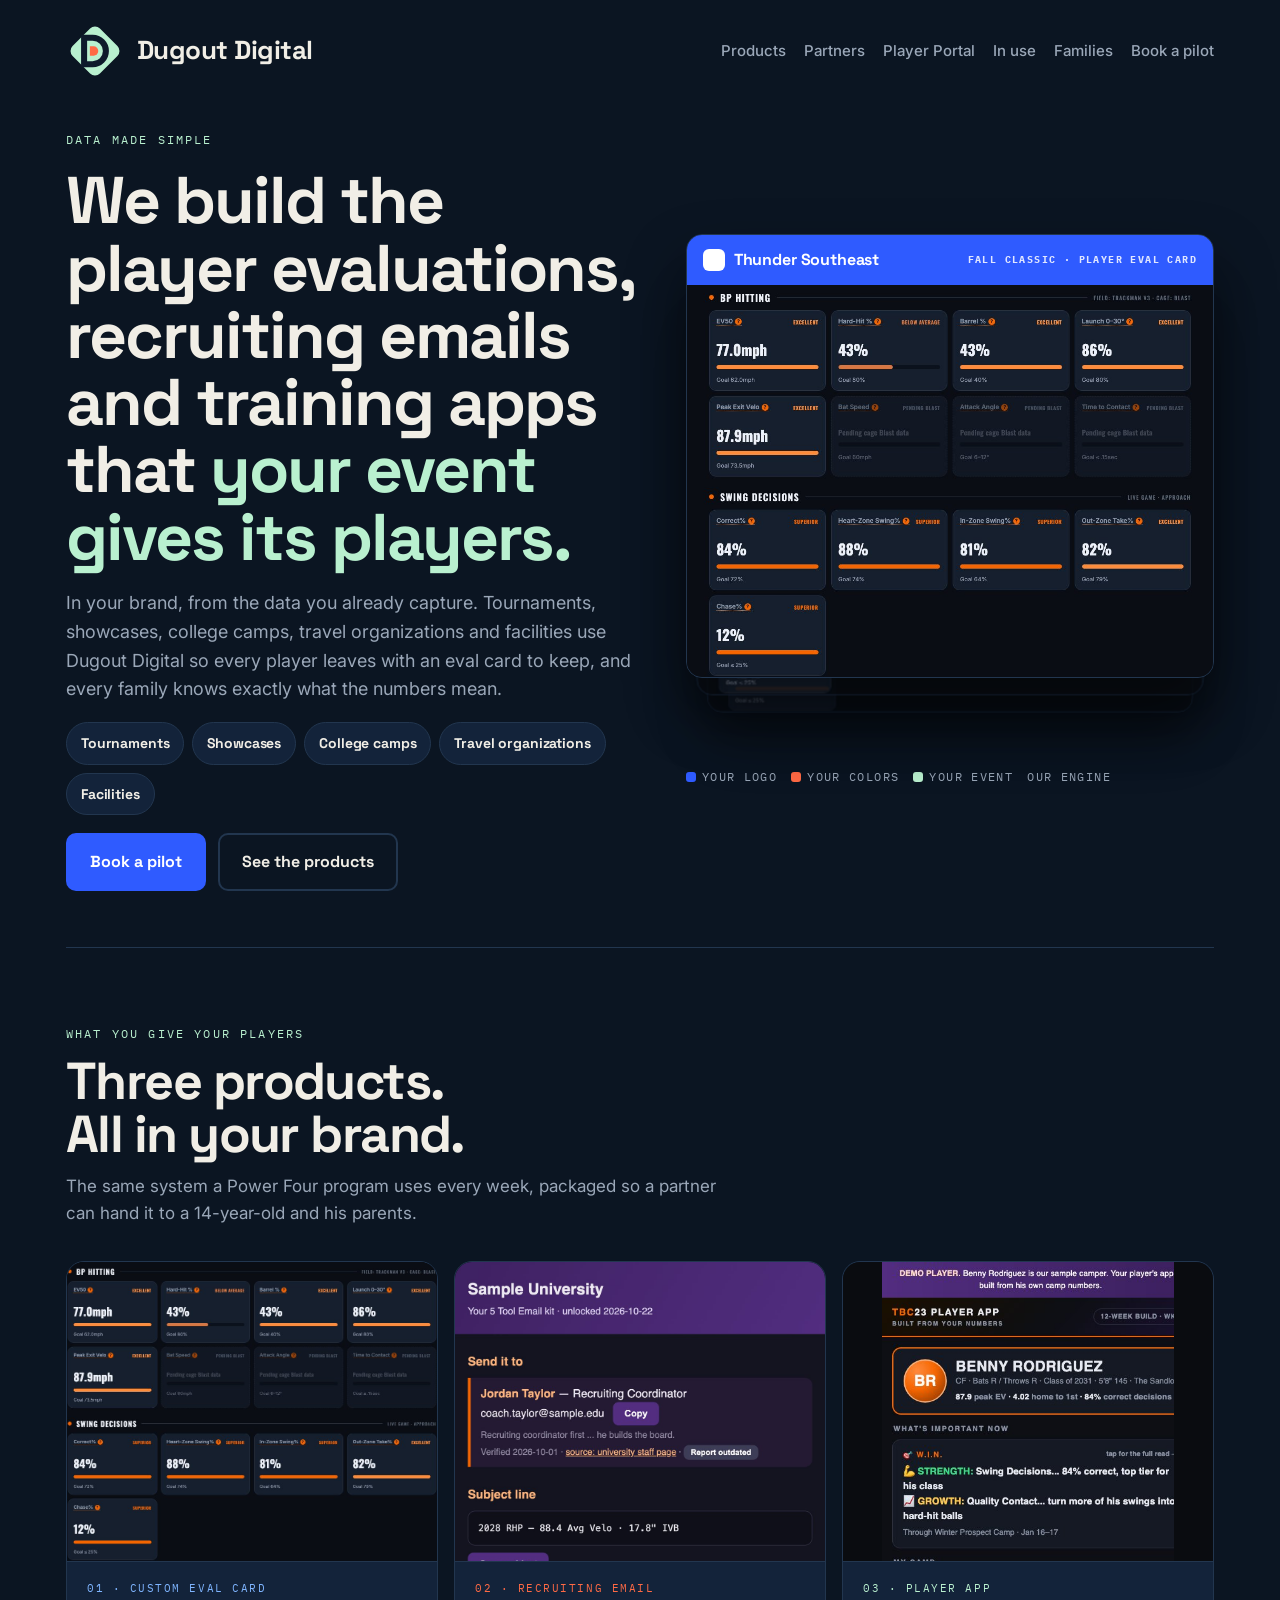
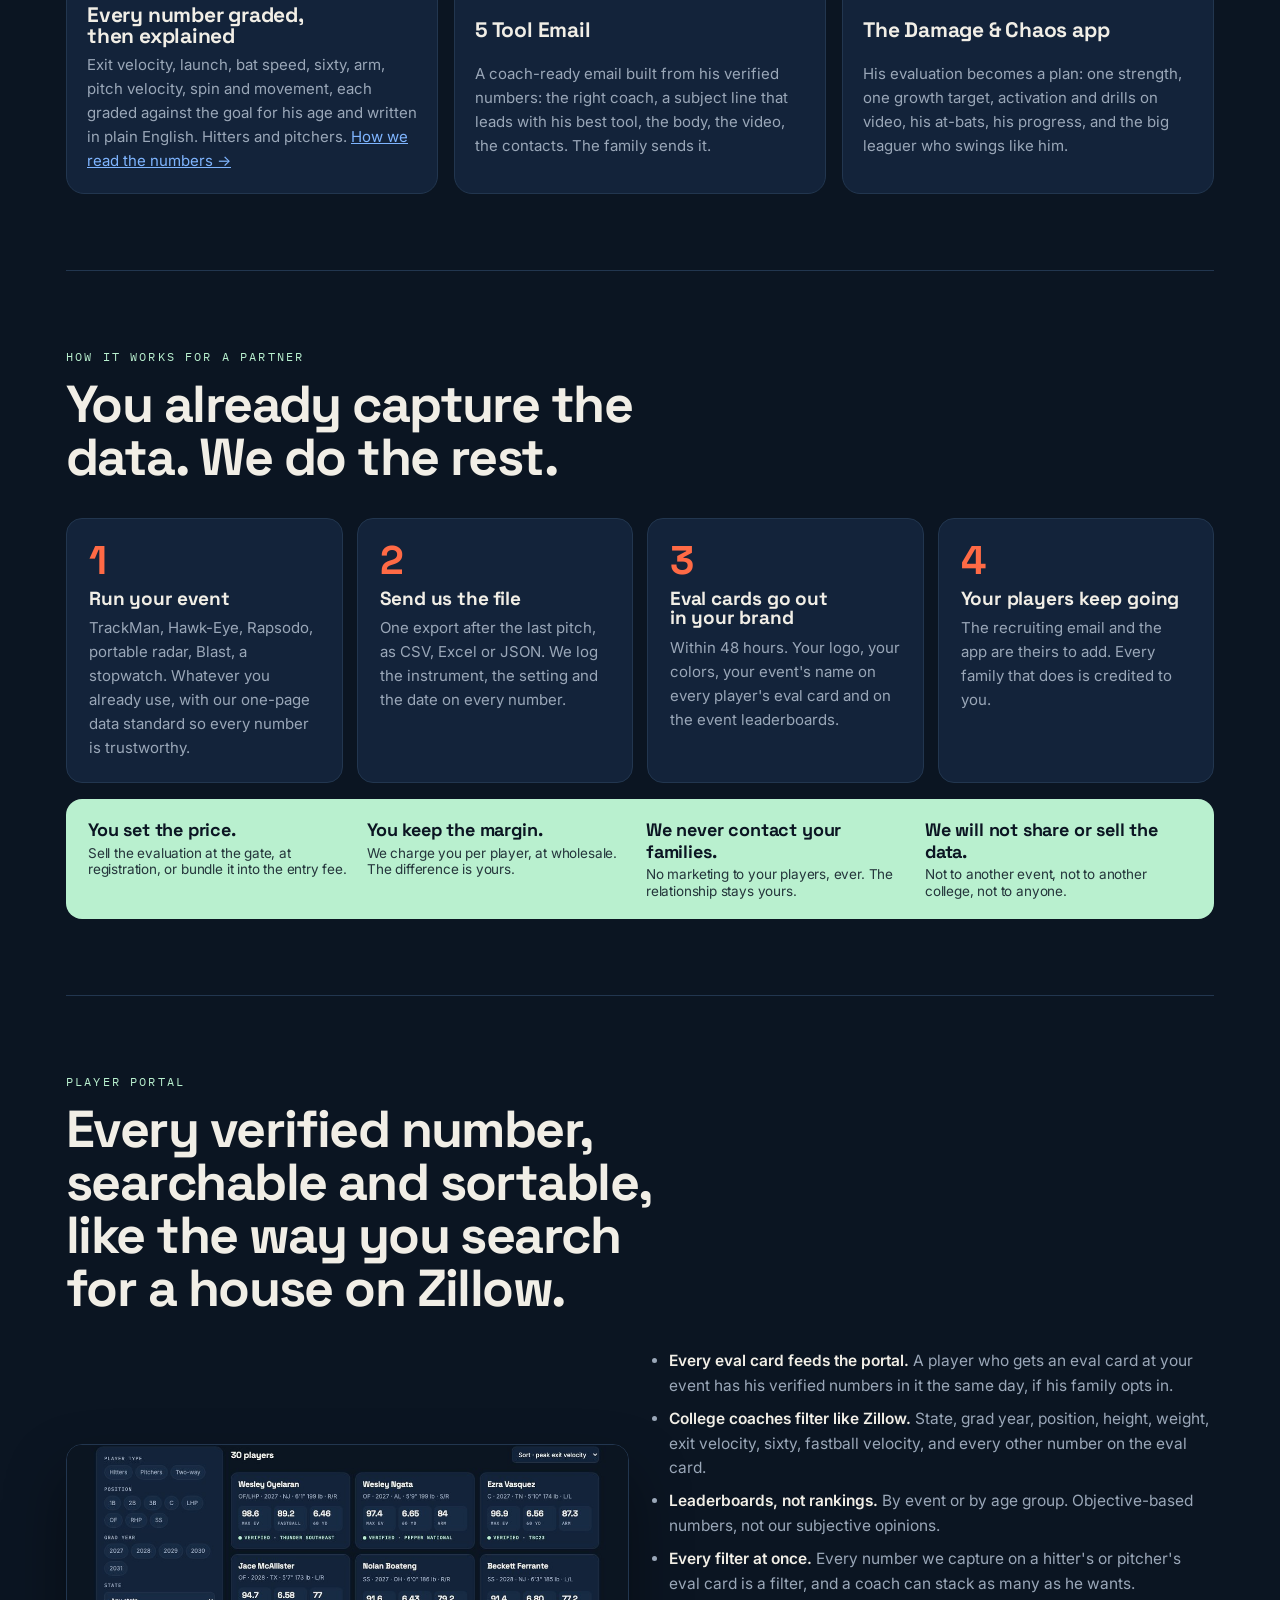
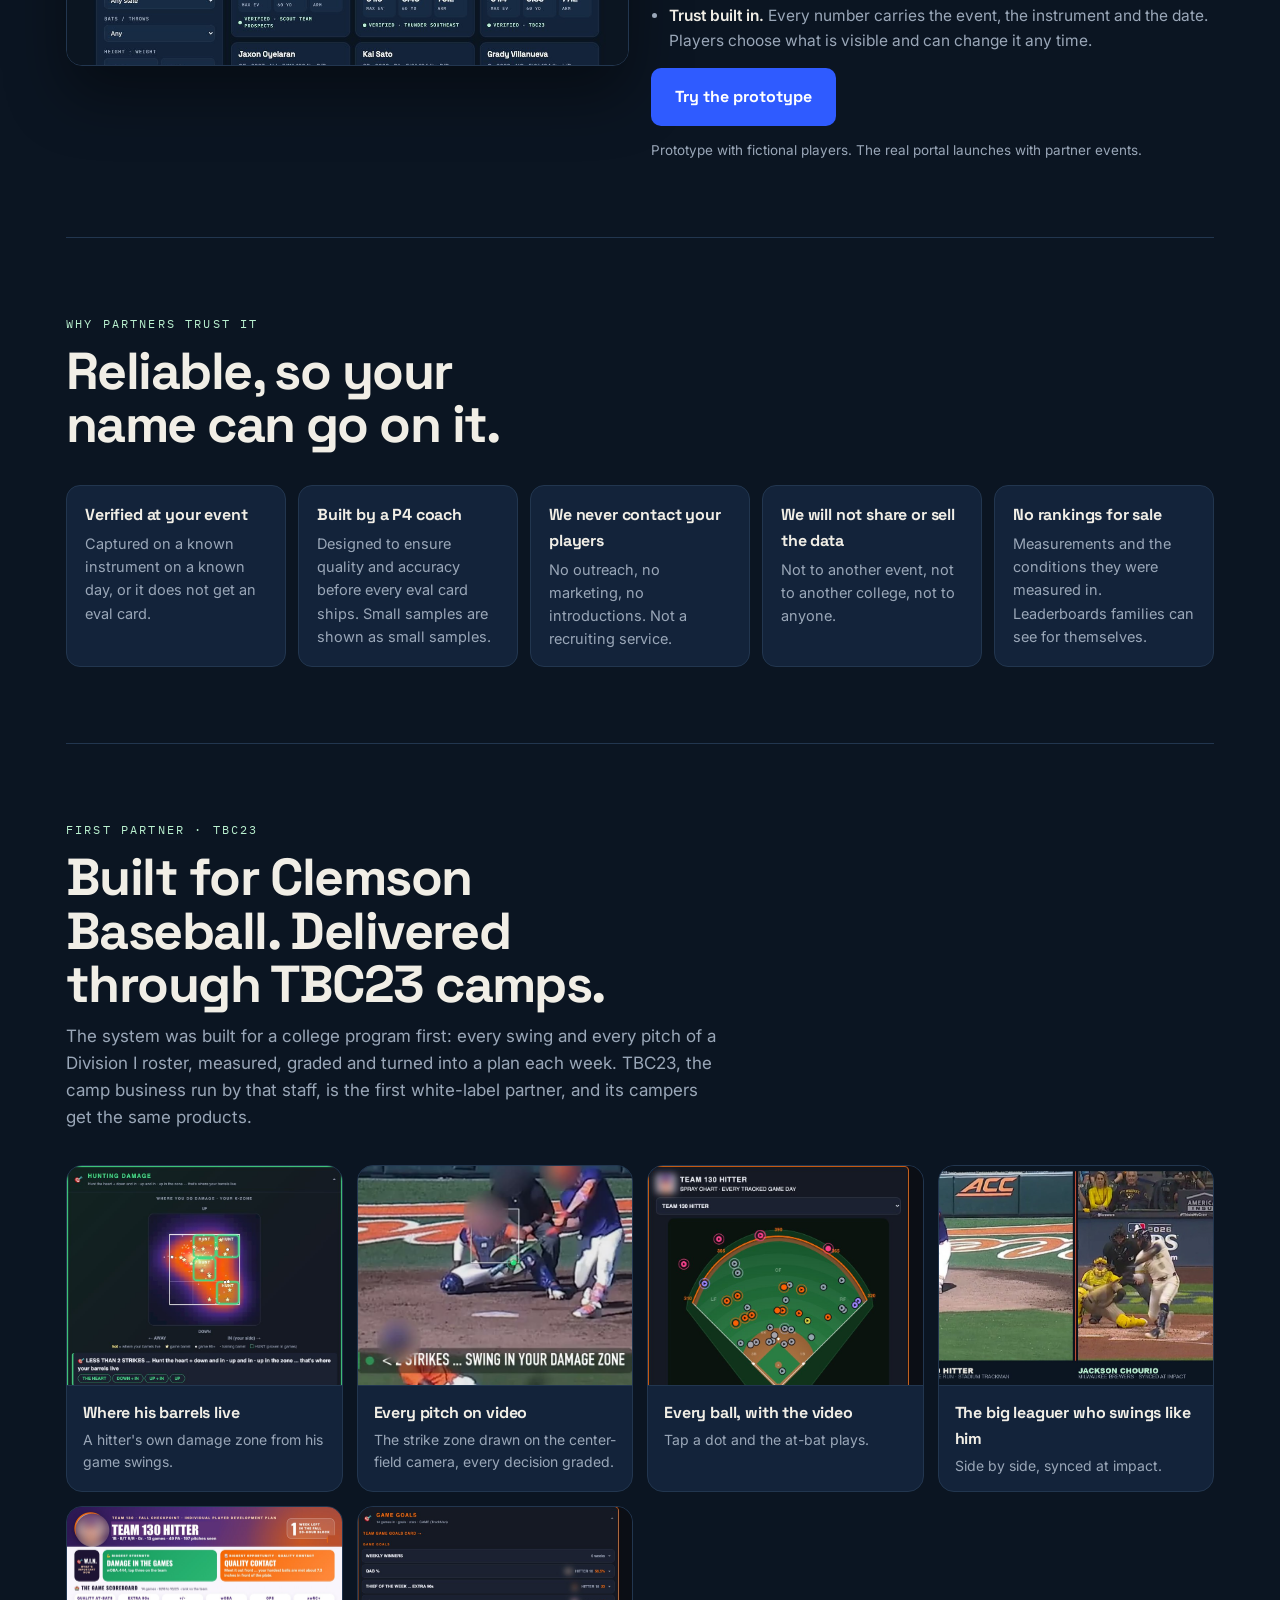
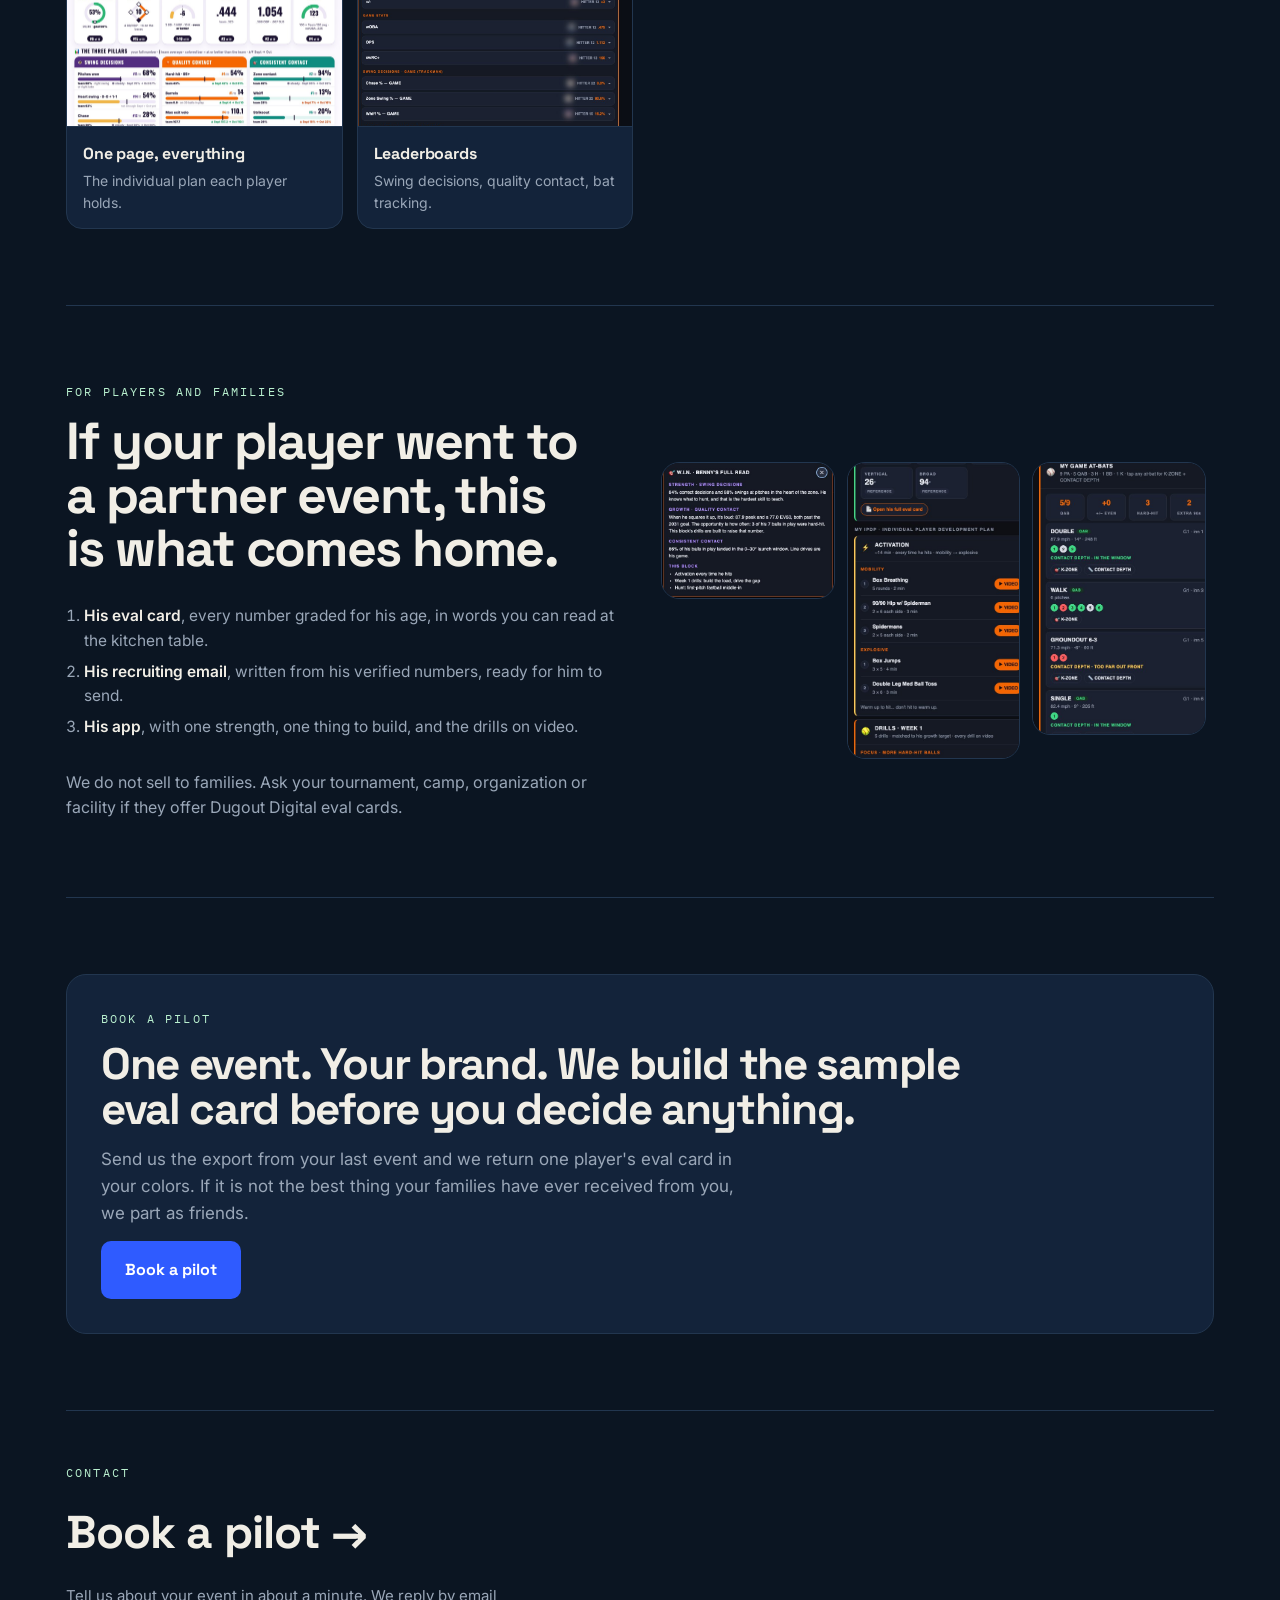
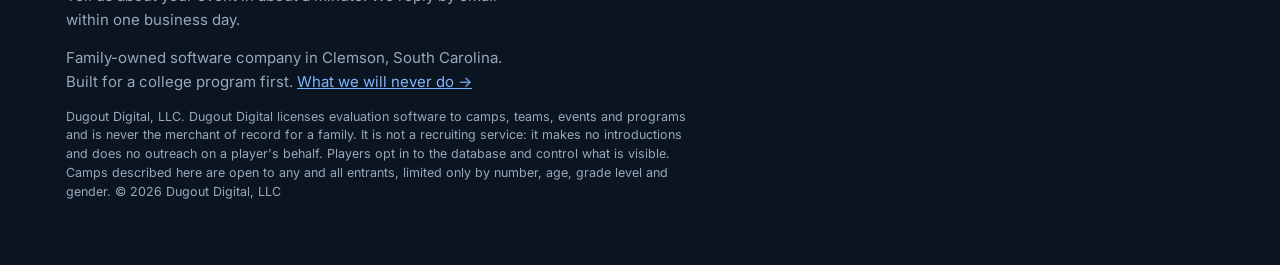
<file: index.html>
<!doctype html>
<html lang="en">
<head>
<meta charset="utf-8">
<meta name="viewport" content="width=device-width, initial-scale=1, viewport-fit=cover">
<title>Dugout Digital</title>
<meta name="description" content="Dugout Digital builds the player evaluations, recruiting emails and training apps that tournaments, showcases, college camps, travel organizations and facilities give their players. White label, in your brand. Data made simple.">
<link rel="icon" type="image/svg+xml" href="data:image/svg+xml,%3Csvg xmlns='http://www.w3.org/2000/svg' viewBox='0 0 150 150'%3E%3Crect width='150' height='150' rx='34' fill='%230E1A2B'/%3E%3Crect x='25' y='25' width='100' height='100' rx='18' transform='rotate(45 75 75)' fill='%23B9F0CF'/%3E%3Cg transform='translate(39,33) scale(0.6)'%3E%3Cpath fill-rule='evenodd' d='M0 0H50A70 70 0 0 1 50 140H0ZM26 26H50A44 44 0 0 1 50 114H26Z' fill='%230E1A2B'/%3E%3Cpath d='M38 50H54A20 20 0 0 1 54 90H38Z' fill='%23FF6A45'/%3E%3C/g%3E%3C/svg%3E">
<link rel="preconnect" href="https://fonts.googleapis.com">
<link rel="stylesheet" href="https://fonts.googleapis.com/css2?family=Space+Grotesk:wght@500;700&family=Inter:wght@400;500;600&family=IBM+Plex+Mono:wght@500&display=swap">
<link rel="stylesheet" href="inquiry.css">
<style>
:root{
  --bg:#0B1522; --bg2:#0E1A2B; --panel:#13233A; --panel2:#182B45; --line:#22364F; --ink:#F1EEE6; --muted:#9AA7B8;
  --electric:#2F5BFF; --sky:#7FB5FF; --mint:#B9F0CF; --coral:#FF6A45; --slate:#5B6470;
  --display:"Space Grotesk","Helvetica Neue",Arial,sans-serif; --body:"Inter","Segoe UI",system-ui,sans-serif; --mono:"IBM Plex Mono",ui-monospace,Menlo,monospace;
  color-scheme:dark;
}
:root:not([data-theme="light"]){}
:root[data-theme="dark"]{}
*{box-sizing:border-box}
html,body{margin:0}
html{scroll-behavior:smooth}
body{background:var(--bg);color:var(--ink);font-family:var(--body);font-size:17px;line-height:1.6;overflow-x:hidden}
a{color:var(--sky)}
.wrap{max-width:1180px;margin:0 auto;padding-inline:16px}
nav{display:flex;justify-content:space-between;align-items:center;padding-block:22px;gap:16px}
.mark{display:flex;align-items:center;gap:13px;text-decoration:none;color:var(--ink);font-family:var(--display);font-weight:700;font-size:26px;letter-spacing:-.02em;white-space:nowrap}
.mark svg{width:58px;height:58px;flex:none}
nav .links{display:flex;gap:18px;font-size:15px;font-weight:500;flex-wrap:wrap;justify-content:flex-end;row-gap:6px}
nav .links a{text-decoration:none;color:var(--muted);white-space:nowrap}
nav .links a:hover{color:var(--ink)}
@media (max-width:700px){nav .links a:not(:last-child):not(:first-child){display:none}}
h1,h2,h3{font-family:var(--display);line-height:1.02;margin:0;letter-spacing:-.03em;text-wrap:balance}
h1{font-size:clamp(46px,8vw,100px);font-weight:700}
h2{font-size:clamp(30px,4.4vw,52px);font-weight:700}
h3{font-size:20px;font-weight:700;letter-spacing:-.01em}
p{margin:0}
.eyebrow{font-family:var(--mono);text-transform:uppercase;letter-spacing:.18em;font-size:12px;color:var(--mint)}
.btn{font-family:var(--display);font-weight:700;font-size:16px;padding:14px 22px;border-radius:10px;text-decoration:none;display:inline-block;transition:transform .15s,background .15s;border:2px solid transparent}
.btn:hover{transform:translateY(-2px)}
.btn:focus-visible{outline:3px solid var(--coral);outline-offset:2px}
.b-electric{background:var(--electric);color:#fff}
.b-ghost{border-color:var(--line);color:var(--ink)}
.b-ghost:hover{border-color:var(--mint)}
/* hero */
.hero{padding-block:30px 70px;display:grid;grid-template-columns:1fr 1.05fr;gap:40px;align-items:center}
@media (max-width:960px){.hero{grid-template-columns:1fr}}
.hero .copy{display:grid;gap:20px}
.sub{font-family:var(--display);font-weight:500;font-size:clamp(20px,2.4vw,26px);letter-spacing:-.01em}
.sub b{color:var(--sky);font-weight:700}.sub i{color:var(--coral);font-style:normal;font-weight:700}.sub u{color:var(--mint);text-decoration:none;font-weight:700}
.lede{color:var(--muted);font-size:17.5px;max-width:54ch}
.cta{display:flex;gap:12px;flex-wrap:wrap}
.panel{background:var(--panel);border:1px solid var(--line);border-radius:18px;padding:20px;display:grid;gap:12px}
.panel .cap{font-size:13.5px;color:var(--muted);line-height:1.5}
.panel .cap b{color:var(--ink);font-weight:600}
.legend{display:flex;gap:16px;flex-wrap:wrap;font-family:var(--mono);font-size:11px;letter-spacing:.1em;text-transform:uppercase;color:var(--muted)}
.legend i{display:inline-block;width:10px;height:10px;border-radius:50%;margin-right:6px;vertical-align:-1px}
svg.chart{width:100%;height:auto;display:block}
.chart text{font-family:var(--mono);font-size:11px;fill:var(--muted);letter-spacing:.06em}
.chart .ax{stroke:var(--line);stroke-width:1}
.chart .grid{stroke:var(--line);stroke-width:1;stroke-dasharray:2 4}
.chart .barrel{fill:rgba(255,106,69,.12);stroke:var(--coral);stroke-width:1.5;stroke-dasharray:5 4}
.chart .lbl{fill:var(--coral);font-weight:500}
/* app showcase */
.wide{display:grid;grid-template-columns:1.35fr .65fr;gap:22px;align-items:center;background:var(--panel);border:1px solid var(--line);border-radius:18px;padding:18px;margin-bottom:16px}
.wide.flip{grid-template-columns:.65fr 1.35fr}
.wide.flip img{order:2}
@media (max-width:860px){.wide,.wide.flip{grid-template-columns:1fr}.wide.flip img{order:0}}
.wide img{width:100%;height:auto;border-radius:12px;border:1px solid var(--line);display:block}
.wide h3{font-size:22px;margin-bottom:8px}
.wide p{font-size:15.5px;color:var(--muted)}
.wide .k{font-family:var(--mono);font-size:11.5px;letter-spacing:.14em;text-transform:uppercase;color:var(--mint);margin-bottom:8px}
.phones{display:grid;grid-template-columns:repeat(auto-fit,minmax(250px,1fr));gap:16px;margin-top:18px;align-items:start}
.phone{display:grid;grid-template-rows:auto 1fr;gap:12px}
.phone .scr{border:1px solid var(--line);border-radius:22px;overflow:hidden;background:#0a0c10;max-height:440px;box-shadow:0 20px 50px rgba(0,0,0,.35)}
.phone .scr img{width:100%;height:auto;display:block}
.phone h3{font-size:17px}
.phone p{font-size:14px;color:var(--muted)}
.phone .k{font-family:var(--mono);font-size:11px;letter-spacing:.14em;text-transform:uppercase;color:var(--coral)}
.fte{border:1px solid var(--line);border-radius:22px;background:var(--panel);min-height:380px;padding:22px;display:grid;align-content:start;gap:10px}
.fte .t{font-family:var(--display);font-weight:700;font-size:20px;letter-spacing:-.02em}
.fte ol{margin:0;padding-left:20px;display:grid;gap:6px;font-size:14px;color:var(--muted)}
.fte ol b{color:var(--ink);font-weight:600}
.shots3{display:grid;grid-template-columns:repeat(auto-fit,minmax(300px,1fr));gap:16px}
.shot3{background:var(--panel);border:1px solid var(--line);border-radius:16px;overflow:hidden;display:grid;grid-template-rows:auto 1fr}
.shot3 img{width:100%;height:auto;display:block;border-bottom:1px solid var(--line)}
.shot3 div{padding:18px 20px;display:grid;gap:6px;align-content:start}
.shot3 p{font-size:14.5px;color:var(--muted)}
.shot3 .k{font-family:var(--mono);font-size:11px;letter-spacing:.14em;text-transform:uppercase;color:var(--coral)}
.roster{display:grid;grid-template-columns:repeat(auto-fit,minmax(230px,1fr));gap:12px;margin-top:28px}
.roster div{background:var(--panel);border:1px solid var(--line);border-radius:14px;padding:16px 18px;font-size:14.5px;color:var(--muted)}
.roster b{display:block;font-family:var(--display);font-weight:700;font-size:16px;color:var(--ink);letter-spacing:-.01em;margin-bottom:4px}
.prop{margin-top:22px;font-family:var(--mono);font-size:12px;letter-spacing:.12em;text-transform:uppercase;color:var(--mint)}
/* now what */
.nw{display:grid;grid-template-columns:repeat(3,minmax(0,1fr));gap:0;border:1px solid var(--line);border-radius:18px;overflow:hidden;background:var(--panel)}
@media (max-width:900px){.nw{grid-template-columns:1fr}}
.nw > div{padding:24px;display:grid;gap:12px;align-content:start;border-left:1px solid var(--line)}
.nw > div:first-child{border-left:0}
@media (max-width:900px){.nw > div{border-left:0;border-top:1px solid var(--line)}.nw > div:first-child{border-top:0}}
.nw .k{font-family:var(--mono);font-size:11.5px;letter-spacing:.14em;text-transform:uppercase}
.nw .big{font-family:var(--display);font-weight:700;font-size:40px;letter-spacing:-.03em;line-height:1}
.nw .big small{font-family:var(--mono);font-size:12px;letter-spacing:.12em;font-weight:500;color:var(--muted);margin-left:8px;text-transform:uppercase}
.nw p{font-size:15px;color:var(--muted)}
.nw p b{color:var(--ink);font-weight:600}
.nw ol{margin:0;padding-left:20px;display:grid;gap:6px;font-size:14.5px;color:var(--ink)}
.nw ol span{color:var(--muted);font-size:13px}
.nw .bar{height:8px;border-radius:4px;background:var(--line);position:relative;overflow:hidden}
.nw .bar i{position:absolute;left:0;top:0;bottom:0;border-radius:4px}
.nw .goal{font-family:var(--mono);font-size:11px;letter-spacing:.1em;text-transform:uppercase;color:var(--muted)}
.nwgrid{display:grid;gap:18px}
/* gallery */
.gal{display:grid;grid-template-columns:repeat(auto-fit,minmax(300px,1fr));gap:16px}
.gi{background:var(--panel);border:1px solid var(--line);border-radius:16px;overflow:hidden;display:grid;grid-template-rows:auto auto}
.gi .im{height:260px;overflow:hidden;background:#0a0c10;border-bottom:1px solid var(--line)}
.gi .im img{width:100%;height:100%;object-fit:cover;object-position:top;display:block}
.gi .im.mov{display:flex;align-items:center;justify-content:center;background:var(--panel);padding:8px}
.gi .im.mov svg.chart{width:auto;height:100%;max-width:100%}
.gi .im .chart text{font-size:12px}
.gi .im.phone{display:flex;justify-content:center;align-items:flex-start;background:#0a0c10}
.gi .im.phone img{width:auto;max-width:100%;height:100%;object-fit:cover;object-position:top}
.gi div.tx{padding:14px 18px 16px;display:grid;gap:3px}
.gi h3{font-size:18px}
.gi p{font-size:14px;color:var(--muted)}
.gi .k{font-family:var(--mono);font-size:10.5px;letter-spacing:.14em;text-transform:uppercase;color:var(--c,var(--mint))}
.chips{display:flex;flex-wrap:wrap;gap:10px}
.chips span{border:1px solid var(--line);background:var(--panel);border-radius:999px;padding:10px 16px;font-family:var(--display);font-weight:700;font-size:15px;letter-spacing:-.01em}
.chips span i{font-style:normal;font-family:var(--body);font-weight:400;color:var(--muted);font-size:13.5px;margin-left:8px}
.lead{font-size:17px;color:var(--muted);max-width:60ch}
/* v3 home */
.hero3{padding-block:28px 56px;display:grid;grid-template-columns:1.05fr .95fr;gap:36px;align-items:center}
@media (max-width:960px){.hero3{grid-template-columns:1fr}}
.hero3 h1{font-size:clamp(38px,5.6vw,66px);line-height:1.02}
.hero3 h1 em{font-style:normal;color:var(--mint)}
.hero3 .lede{color:var(--muted);font-size:18px;max-width:54ch}
.ptypes{display:flex;flex-wrap:wrap;gap:8px}
.ptypes a{text-decoration:none;color:var(--ink);border:1px solid var(--line);background:var(--panel);border-radius:999px;padding:9px 14px;font-family:var(--display);font-weight:700;font-size:14px;letter-spacing:-.01em}
.ptypes a:hover{border-color:var(--mint)}
/* white-label card stack */
.stack{position:relative;height:520px}
@media (max-width:960px){.stack{height:470px}}
.wl{position:absolute;left:0;right:0;top:0;background:#0f1c2c;border:1px solid var(--line);border-radius:16px;overflow:hidden;box-shadow:0 30px 60px rgba(0,0,0,.45);transition:transform .5s cubic-bezier(.2,.8,.2,1),opacity .5s}
.wl .bh{display:flex;align-items:center;justify-content:space-between;padding:12px 16px;font-family:var(--display);font-weight:700;letter-spacing:-.01em;font-size:16px}
.wl .bh .lg{display:flex;align-items:center;gap:9px}
.wl .bh .lg i{width:22px;height:22px;border-radius:6px;display:inline-block}
.wl .bh small{font-family:var(--mono);font-size:10px;letter-spacing:.14em;text-transform:uppercase;opacity:.85}
.wl img{width:100%;display:block}
.wl.w1{z-index:3;transform:translateY(0) scale(1)}
.wl.w2{z-index:2;transform:translateY(26px) scale(.96);opacity:.85}
.wl.w3{z-index:1;transform:translateY(52px) scale(.92);opacity:.7}
.stack:hover .w1{transform:translateY(-6px) scale(1)}
.wlnote{font-family:var(--mono);font-size:11.5px;letter-spacing:.12em;text-transform:uppercase;color:var(--muted);margin-top:14px;display:flex;gap:14px;flex-wrap:wrap}
.wlnote span{display:flex;align-items:center;gap:6px}.wlnote i{width:10px;height:10px;border-radius:3px;display:inline-block}
/* products */
.prods{display:grid;grid-template-columns:repeat(auto-fit,minmax(300px,1fr));gap:16px}
.prod{background:var(--panel);border:1px solid var(--line);border-radius:18px;overflow:hidden;display:grid;grid-template-rows:auto 1fr}
.prod .im{height:300px;overflow:hidden;border-bottom:1px solid var(--line);background:#0a0c10}
.prod .im img{width:100%;height:100%;object-fit:cover;object-position:top;display:block}
.prod .im.phone{display:flex;justify-content:center}.prod .im.phone img{width:auto;max-width:100%}
.prod .tx{padding:18px 20px 20px;display:grid;gap:6px}
.prod .k{font-family:var(--mono);font-size:11px;letter-spacing:.14em;text-transform:uppercase;color:var(--c,var(--mint))}
.prod h3{font-size:21px}
.prod p{font-size:15px;color:var(--muted)}
/* partner flow */
.pflow{display:grid;grid-template-columns:repeat(auto-fit,minmax(230px,1fr));gap:14px}
.pstep{background:var(--panel);border:1px solid var(--line);border-radius:16px;padding:22px;display:grid;gap:8px;align-content:start}
.pstep .n{font-family:var(--display);font-weight:700;font-size:40px;color:var(--coral);line-height:1;letter-spacing:-.03em}
.pstep h3{font-size:19px}.pstep p{font-size:15px;color:var(--muted)}
.money{margin-top:16px;background:var(--mint);color:#0B1522;border-radius:16px;padding:20px 22px;display:grid;grid-template-columns:repeat(auto-fit,minmax(200px,1fr));gap:12px}
.money div{font-family:var(--display);font-weight:700;font-size:18px;letter-spacing:-.01em;line-height:1.2}
.money div small{display:block;font-family:var(--body);font-weight:400;font-size:13.5px;margin-top:4px;opacity:.85}
/* portal */
.portal{display:grid;grid-template-columns:1fr 1fr;gap:22px;align-items:center}
@media (max-width:900px){.portal{grid-template-columns:1fr}}
.portal .shot{border:1px solid var(--line);border-radius:16px;overflow:hidden;background:#0a0c10;box-shadow:0 30px 60px rgba(0,0,0,.4)}
.portal .shot img{width:100%;display:block}
.portal ul{margin:0;padding-left:18px;color:var(--muted);display:grid;gap:8px;font-size:15.5px}
.portal ul b{color:var(--ink);font-weight:600}
.trust{display:grid;grid-template-columns:repeat(auto-fit,minmax(200px,1fr));gap:12px}
.trust div{background:var(--panel);border:1px solid var(--line);border-radius:14px;padding:16px 18px;font-size:14.5px;color:var(--muted)}
.trust b{display:block;font-family:var(--display);font-weight:700;font-size:16px;color:var(--ink);letter-spacing:-.01em;margin-bottom:4px}
/* case */
.case{display:grid;grid-template-columns:repeat(auto-fit,minmax(260px,1fr));gap:14px}
.case .c{background:var(--panel);border:1px solid var(--line);border-radius:16px;overflow:hidden}
.case .c img{width:100%;height:220px;object-fit:cover;object-position:top;display:block;border-bottom:1px solid var(--line)}
.case .c div{padding:14px 16px;font-size:14px;color:var(--muted)}
.case .c b{display:block;font-family:var(--display);font-size:16px;color:var(--ink);letter-spacing:-.01em;margin-bottom:3px}
.fam{display:grid;grid-template-columns:1fr 1fr;gap:26px;align-items:center}
@media (max-width:900px){.fam{grid-template-columns:1fr}}
.fam .phones{display:flex;gap:12px;justify-content:center;align-items:flex-start}
.fam .phones img{width:31%;border-radius:18px;border:1px solid var(--line)}
.fam p{color:var(--muted);font-size:16px}
.fam ol{color:var(--muted);padding-left:18px;display:grid;gap:6px;font-size:15.5px}.fam ol b{color:var(--ink);font-weight:600}
.cta2{background:var(--panel);border:1px solid var(--line);border-radius:20px;padding:34px;display:grid;gap:14px;justify-items:start}
.cta2 h2{font-size:clamp(28px,4vw,44px)}
.cta2 p{color:var(--muted);max-width:60ch}
/* sections */
section{padding-block:76px;border-top:1px solid var(--line)}
.head{display:grid;gap:12px;margin-bottom:34px;max-width:64ch}
.head p{color:var(--muted);font-size:17px}
.grid{display:grid;gap:16px}
.g2{grid-template-columns:repeat(auto-fit,minmax(300px,1fr))}
.g3{grid-template-columns:repeat(auto-fit,minmax(260px,1fr))}
.g4{grid-template-columns:repeat(auto-fit,minmax(220px,1fr))}
.card{background:var(--panel);border:1px solid var(--line);border-radius:16px;padding:24px;display:grid;gap:10px;align-content:start;position:relative;overflow:hidden}
.card::before{content:"";position:absolute;left:0;top:0;height:4px;width:100%;background:var(--c,var(--sky))}
.card.mint{--c:var(--mint)}.card.coral{--c:var(--coral)}.card.sky{--c:var(--sky)}
.card p{font-size:15.5px;color:var(--muted)}
.card .k{font-family:var(--mono);font-size:11.5px;letter-spacing:.14em;text-transform:uppercase;color:var(--c,var(--sky))}
.card .to{font-family:var(--mono);font-size:11.5px;letter-spacing:.12em;text-transform:uppercase;color:var(--mint);margin-top:6px}
/* same-ev strip */
.same{display:grid;grid-template-columns:repeat(auto-fit,minmax(220px,1fr));gap:14px}
.ball{background:var(--panel);border:1px solid var(--line);border-radius:16px;padding:20px;display:grid;gap:8px}
.ball .ev{font-family:var(--display);font-weight:700;font-size:40px;letter-spacing:-.03em;line-height:1}
.ball .ev small{font-family:var(--mono);font-size:11px;letter-spacing:.14em;font-weight:500;color:var(--muted);margin-left:6px}
.ball .la{font-family:var(--mono);font-size:12px;letter-spacing:.1em;text-transform:uppercase;color:var(--muted)}
.ball .bar{height:8px;border-radius:4px;background:var(--line);position:relative;overflow:hidden}
.ball .bar i{position:absolute;left:0;top:0;bottom:0;border-radius:4px;background:var(--c)}
.ball .res{font-family:var(--display);font-weight:700;font-size:22px;letter-spacing:-.02em;color:var(--c)}
.ball .d{font-size:14px;color:var(--muted)}
.kpis{display:grid;grid-template-columns:repeat(auto-fit,minmax(200px,1fr));gap:1px;background:var(--line);border:1px solid var(--line);border-radius:14px;overflow:hidden;margin-top:28px}
.kpis div{background:var(--panel);padding:18px 20px}
.kpis b{display:block;font-family:var(--display);font-weight:700;font-size:34px;letter-spacing:-.03em;line-height:1}
.kpis span{display:block;font-size:13.5px;color:var(--muted);margin-top:6px;line-height:1.4}
/* instruments table */
.table{display:grid;border:1px solid var(--line);border-radius:16px;overflow:hidden}
.row{display:grid;grid-template-columns:260px 1fr;gap:20px;padding:20px 24px;background:var(--panel);border-top:1px solid var(--line)}
.row:first-child{border-top:0}
.row .n{font-family:var(--display);font-weight:700;font-size:19px;letter-spacing:-.01em}
.row .n small{display:block;font-family:var(--mono);font-size:11px;letter-spacing:.12em;text-transform:uppercase;color:var(--mint);margin-top:6px;font-weight:500}
.row p{font-size:15.5px;color:var(--muted)}
@media (max-width:700px){.row{grid-template-columns:1fr;gap:8px}}
.formats{margin-top:14px;font-family:var(--mono);font-size:12.5px;letter-spacing:.06em;color:var(--muted)}
/* film */
.film{display:grid;grid-template-columns:repeat(auto-fit,minmax(300px,1fr));gap:16px}
.shot{background:var(--panel);border:1px solid var(--line);border-radius:16px;overflow:hidden;display:grid;grid-template-rows:auto 1fr}
.shot img{width:100%;height:220px;object-fit:cover;display:block}
.shot div{padding:18px 20px;display:grid;gap:6px}
.shot p{font-size:15px;color:var(--muted)}
/* flow */
.flow{display:grid;grid-template-columns:repeat(auto-fit,minmax(230px,1fr));gap:16px}
.step{padding:24px;border:1px solid var(--line);border-radius:16px;background:var(--panel);display:grid;gap:8px;align-content:start}
.step .n{font-family:var(--display);font-weight:700;font-size:44px;line-height:1;letter-spacing:-.03em;color:var(--coral)}
.step p{font-size:15.5px;color:var(--muted)}
.never{display:grid;grid-template-columns:repeat(auto-fit,minmax(230px,1fr));gap:12px}
.no{background:var(--panel);border:1px solid var(--line);border-radius:14px;padding:18px 20px;display:grid;gap:6px}
.no b{font-family:var(--display);font-weight:700;font-size:18px;letter-spacing:-.01em;color:var(--coral)}
.no span{font-size:14.5px;color:var(--muted)}
.two{display:grid;grid-template-columns:1.2fr .8fr;gap:30px;align-items:start}
@media (max-width:900px){.two{grid-template-columns:1fr}}
.who p{color:var(--muted);font-size:16px}
.soft{display:flex;gap:14px;align-items:center;flex-wrap:wrap;margin-top:26px;font-family:var(--display);font-weight:700;font-size:20px;letter-spacing:-.01em}
.soft span{padding:8px 14px;border-radius:10px;color:#0B1522}
footer{padding-block:52px 64px;display:grid;gap:14px;color:var(--muted);font-size:15px;border-top:1px solid var(--line)}
.contact{font-family:var(--display);font-weight:700;font-size:clamp(26px,4vw,46px);color:var(--ink);letter-spacing:-.02em;text-decoration:none}
.contact:hover{color:var(--mint)}
.fine{font-size:12.5px;max-width:80ch;line-height:1.5}
.reveal{opacity:0;transform:translateY(12px);transition:opacity .6s ease,transform .6s ease}
.reveal.in{opacity:1;transform:none}
.dot{opacity:0;animation:pop .4s forwards}
.fl{stroke-dasharray:900;stroke-dashoffset:900;animation:draw 1.6s cubic-bezier(.3,.7,.2,1) forwards}
.f4{animation-delay:.3s}.f2{animation-delay:.9s}.f3{animation-delay:1.5s}.f1{animation-delay:2.1s}
@keyframes draw{to{stroke-dashoffset:0}}
@keyframes pop{to{opacity:1}}
@media (prefers-reduced-motion:reduce){.reveal{opacity:1;transform:none;transition:none}.dot{opacity:1;animation:none}.fl{stroke-dashoffset:0;animation:none}}
</style>
</head>
<body>
<div class="wrap">
  <nav>
    <a class="mark" href="#top" aria-label="Dugout Digital home">
      <svg viewBox="0 0 150 150" aria-hidden="true"><rect x="25" y="25" width="100" height="100" rx="18" transform="rotate(45 75 75)" fill="#B9F0CF"/><g transform="translate(39,33) scale(0.6)"><path fill-rule="evenodd" d="M0 0H50A70 70 0 0 1 50 140H0ZM26 26H50A44 44 0 0 1 50 114H26Z" fill="#0E1A2B"/><path d="M38 50H54A20 20 0 0 1 54 90H38Z" fill="#FF6A45"/></g></svg>
      Dugout Digital
    </a>
    <div class="links"><a href="#products">Products</a><a href="#partners">Partners</a><a href="#portal">Player Portal</a><a href="#case">In use</a><a href="#families">Families</a><a href="#pilot" data-inquiry>Book a pilot</a></div>
  </nav>

  <header class="hero3" id="top">
    <div class="copy" style="display:grid;gap:18px">
      <div class="eyebrow">Data made simple</div>
      <h1>We build the player evaluations, recruiting emails and training apps that <em>your event gives its players.</em></h1>
      <p class="lede">In your brand, from the data you already capture. Tournaments, showcases, college camps, travel organizations and facilities use Dugout Digital so every player leaves with an eval card to keep, and every family knows exactly what the numbers mean.</p>
      <div class="ptypes"><a href="#partners">Tournaments</a><a href="#partners">Showcases</a><a href="#partners">College camps</a><a href="#partners">Travel organizations</a><a href="#partners">Facilities</a></div>
      <div class="cta"><a class="btn b-electric" href="#pilot" data-inquiry>Book a pilot</a><a class="btn b-ghost" href="#products">See the products</a></div>
    </div>
    <div>
      <div class="stack" aria-label="The same evaluation card in three partner brands">
        <div class="wl w1" style="--b:#2F5BFF"><div class="bh" style="background:#2F5BFF;color:#fff"><span class="lg"><i style="background:#fff"></i>Thunder Southeast</span><small>Fall Classic · player eval card</small></div><img src="img/eval_grid.jpg" alt="Evaluation card in Thunder Southeast branding"></div>
        <div class="wl w2"><div class="bh" style="background:#FF6A45;color:#0B1522"><span class="lg"><i style="background:#0B1522"></i>Scout Team Prospects</span><small>Showcase · player eval card</small></div><img src="img/eval_grid.jpg" alt="Evaluation card in Scout Team Prospects branding"></div>
        <div class="wl w3"><div class="bh" style="background:#1F6B45;color:#fff"><span class="lg"><i style="background:#B9F0CF"></i>Pepper National</span><small>Invitational · player eval card</small></div><img src="img/eval_grid.jpg" alt="Evaluation card in Pepper National branding"></div>
      </div>
      <div class="wlnote"><span><i style="background:#2F5BFF"></i>Your logo</span><span><i style="background:#FF6A45"></i>Your colors</span><span><i style="background:#B9F0CF"></i>Your event</span><span>Our engine</span></div>
    </div>
  </header>

  <section id="products">
    <div class="head reveal"><div class="eyebrow">What you give your players</div><h2>Three products. All in your brand.</h2><p class="lead">The same system a Power Four program uses every week, packaged so a partner can hand it to a 14-year-old and his parents.</p></div>
    <div class="prods">
      <div class="prod reveal" style="--c:var(--sky)"><div class="im"><img src="img/eval_grid.jpg" alt="Custom evaluation card"></div><div class="tx"><div class="k">01 · Custom eval card</div><h3>Every number graded, then explained</h3><p>Exit velocity, launch, bat speed, sixty, arm, pitch velocity, spin and movement, each graded against the goal for his age and written in plain English. Hitters and pitchers. <a href="numbers.html">How we read the numbers →</a></p></div></div>
      <div class="prod reveal" style="--c:var(--coral)"><div class="im"><img src="img/fte_kit.jpg" alt="5 Tool Email recruiting kit"></div><div class="tx"><div class="k">02 · Recruiting email</div><h3>5 Tool Email</h3><p>A coach-ready email built from his verified numbers: the right coach, a subject line that leads with his best tool, the body, the video, the contacts. The family sends it.</p></div></div>
      <div class="prod reveal" style="--c:var(--mint)"><div class="im phone"><img src="img/app_home.jpg" alt="Player app home screen"></div><div class="tx"><div class="k">03 · Player app</div><h3>The Damage &amp; Chaos app</h3><p>His evaluation becomes a plan: one strength, one growth target, activation and drills on video, his at-bats, his progress, and the big leaguer who swings like him.</p></div></div>
    </div>
  </section>

  <section id="partners">
    <div class="head reveal"><div class="eyebrow">How it works for a partner</div><h2>You already capture the data. We do the rest.</h2></div>
    <div class="pflow">
      <div class="pstep reveal"><div class="n">1</div><h3>Run your event</h3><p>TrackMan, Hawk-Eye, Rapsodo, portable radar, Blast, a stopwatch. Whatever you already use, with our one-page data standard so every number is trustworthy.</p></div>
      <div class="pstep reveal"><div class="n">2</div><h3>Send us the file</h3><p>One export after the last pitch, as CSV, Excel or JSON. We log the instrument, the setting and the date on every number.</p></div>
      <div class="pstep reveal"><div class="n">3</div><h3>Eval cards go out in your brand</h3><p>Within 48 hours. Your logo, your colors, your event's name on every player's eval card and on the event leaderboards.</p></div>
      <div class="pstep reveal"><div class="n">4</div><h3>Your players keep going</h3><p>The recruiting email and the app are theirs to add. Every family that does is credited to you.</p></div>
    </div>
    <div class="money reveal">
      <div>You set the price.<small>Sell the evaluation at the gate, at registration, or bundle it into the entry fee.</small></div>
      <div>You keep the margin.<small>We charge you per player, at wholesale. The difference is yours.</small></div>
      <div>We never contact your families.<small>No marketing to your players, ever. The relationship stays yours.</small></div>
      <div>We will not share or sell the data.<small>Not to another event, not to another college, not to anyone.</small></div>
    </div>
  </section>

  <section id="portal">
    <div class="head reveal"><div class="eyebrow">Player Portal</div><h2>Every verified number, searchable and sortable, like the way you search for a house on Zillow.</h2></div>
    <div class="portal">
      <a class="shot reveal" href="portal.html" aria-label="Open the Player Portal prototype"><img src="img/portal.jpg" alt="Player Portal prototype: filters for position, grad year, state, height, exit velocity, sixty and velocity beside player cards"></a>
      <div class="reveal" style="display:grid;gap:14px">
        <ul>
          <li><b>Every eval card feeds the portal.</b> A player who gets an eval card at your event has his verified numbers in it the same day, if his family opts in.</li>
          <li><b>College coaches filter like Zillow.</b> State, grad year, position, height, weight, exit velocity, sixty, fastball velocity, and every other number on the eval card.</li>
          <li><b>Leaderboards, not rankings.</b> By event or by age group. Objective-based numbers, not our subjective opinions.</li>
          <li><b>Every filter at once.</b> Every number we capture on a hitter's or pitcher's eval card is a filter, and a coach can stack as many as he wants.</li>
          <li><b>Trust built in.</b> Every number carries the event, the instrument and the date. Players choose what is visible and can change it any time.</li>
        </ul>
        <div class="cta"><a class="btn b-electric" href="portal.html">Try the prototype</a></div>
        <p class="note" style="color:var(--muted);font-size:13.5px">Prototype with fictional players. The real portal launches with partner events.</p>
      </div>
    </div>
  </section>

  <section id="trust">
    <div class="head reveal"><div class="eyebrow">Why partners trust it</div><h2>Reliable, so your name can go on it.</h2></div>
    <div class="trust">
      <div class="reveal"><b>Verified at your event</b>Captured on a known instrument on a known day, or it does not get an eval card.</div>
      <div class="reveal"><b>Built by a P4 coach</b>Designed to ensure quality and accuracy before every eval card ships. Small samples are shown as small samples.</div>
      <div class="reveal"><b>We never contact your players</b>No outreach, no marketing, no introductions. Not a recruiting service.</div>
      <div class="reveal"><b>We will not share or sell the data</b>Not to another event, not to another college, not to anyone.</div>
      <div class="reveal"><b>No rankings for sale</b>Measurements and the conditions they were measured in. Leaderboards families can see for themselves.</div>
    </div>
  </section>

  <section id="case">
    <div class="head reveal"><div class="eyebrow">First partner · TBC23</div><h2>Built for Clemson Baseball. Delivered through TBC23 camps.</h2><p class="lead">The system was built for a college program first: every swing and every pitch of a Division I roster, measured, graded and turned into a plan each week. TBC23, the camp business run by that staff, is the first white-label partner, and its campers get the same products.</p></div>
    <div class="case">
      <div class="c reveal"><img src="img/t130_hunt.jpg" alt="Hunting damage heat map"><div><b>Where his barrels live</b>A hitter's own damage zone from his game swings.</div></div>
      <div class="c reveal"><img src="img/kzone.jpg" alt="K-Zone on video"><div><b>Every pitch on video</b>The strike zone drawn on the center-field camera, every decision graded.</div></div>
      <div class="c reveal"><img src="img/t130_spray1.jpg" alt="Spray chart"><div><b>Every ball, with the video</b>Tap a dot and the at-bat plays.</div></div>
      <div class="c reveal"><img src="img/comp_side.jpg" alt="Side by side with a Major League hitter"><div><b>The big leaguer who swings like him</b>Side by side, synced at impact.</div></div>
      <div class="c reveal"><img src="img/ipdp_onepager.jpg" alt="One-page development plan"><div><b>One page, everything</b>The individual plan each player holds.</div></div>
      <div class="c reveal"><img src="img/t130_leaders.jpg" alt="Leaderboards"><div><b>Leaderboards</b>Swing decisions, quality contact, bat tracking.</div></div>
    </div>
  </section>

  <section id="families">
    <div class="fam">
      <div class="reveal" style="display:grid;gap:14px">
        <div class="eyebrow">For players and families</div>
        <h2>If your player went to a partner event, this is what comes home.</h2>
        <ol>
          <li><b>His eval card</b>, every number graded for his age, in words you can read at the kitchen table.</li>
          <li><b>His recruiting email</b>, written from his verified numbers, ready for him to send.</li>
          <li><b>His app</b>, with one strength, one thing to build, and the drills on video.</li>
        </ol>
        <p>We do not sell to families. Ask your tournament, camp, organization or facility if they offer Dugout Digital eval cards.</p>
      </div>
      <div class="phones reveal"><img src="img/app_win.jpg" alt="W.I.N. screen"><img src="img/app_ipdp.jpg" alt="Drills on video"><img src="img/app_abs.jpg" alt="Game at-bats"></div>
    </div>
  </section>

  <section id="pilot">
    <div class="cta2 reveal">
      <div class="eyebrow">Book a pilot</div>
      <h2>One event. Your brand. We build the sample eval card before you decide anything.</h2>
      <p>Send us the export from your last event and we return one player's eval card in your colors. If it is not the best thing your families have ever received from you, we part as friends.</p>
      <a class="btn b-electric" href="#pilot" data-inquiry>Book a pilot</a>
    </div>
  </section>

  <footer id="contact">
    <div class="eyebrow">Contact</div>
    <a class="contact" href="#pilot" data-inquiry>Book a pilot →</a>
    <p style="color:var(--muted);max-width:52ch">Tell us about your event in about a minute. We reply by email within one business day.</p>
    <p style="color:var(--muted);max-width:52ch">Family-owned software company in Clemson, South Carolina. Built for a college program first. <a href="never.html">What we will never do →</a></p>
    <p class="fine">Dugout Digital, LLC. Dugout Digital licenses evaluation software to camps, teams, events and programs and is never the merchant of record for a family. It is not a recruiting service: it makes no introductions and does no outreach on a player's behalf. Players opt in to the database and control what is visible. Camps described here are open to any and all entrants, limited only by number, age, grade level and gender. © 2026 Dugout Digital, LLC</p>
  </footer>
</div>
<script>
(function(){
  if(!('IntersectionObserver' in window)){document.querySelectorAll('.reveal').forEach(function(e){e.classList.add('in')});return}
  var io=new IntersectionObserver(function(es){es.forEach(function(e){if(e.isIntersecting){e.target.classList.add('in');io.unobserve(e.target)}})},{threshold:.08});
  document.querySelectorAll('.reveal').forEach(function(e){io.observe(e)});
})();
</script>
<script src="inquiry.js" defer></script>
</body>
</html>
</file>
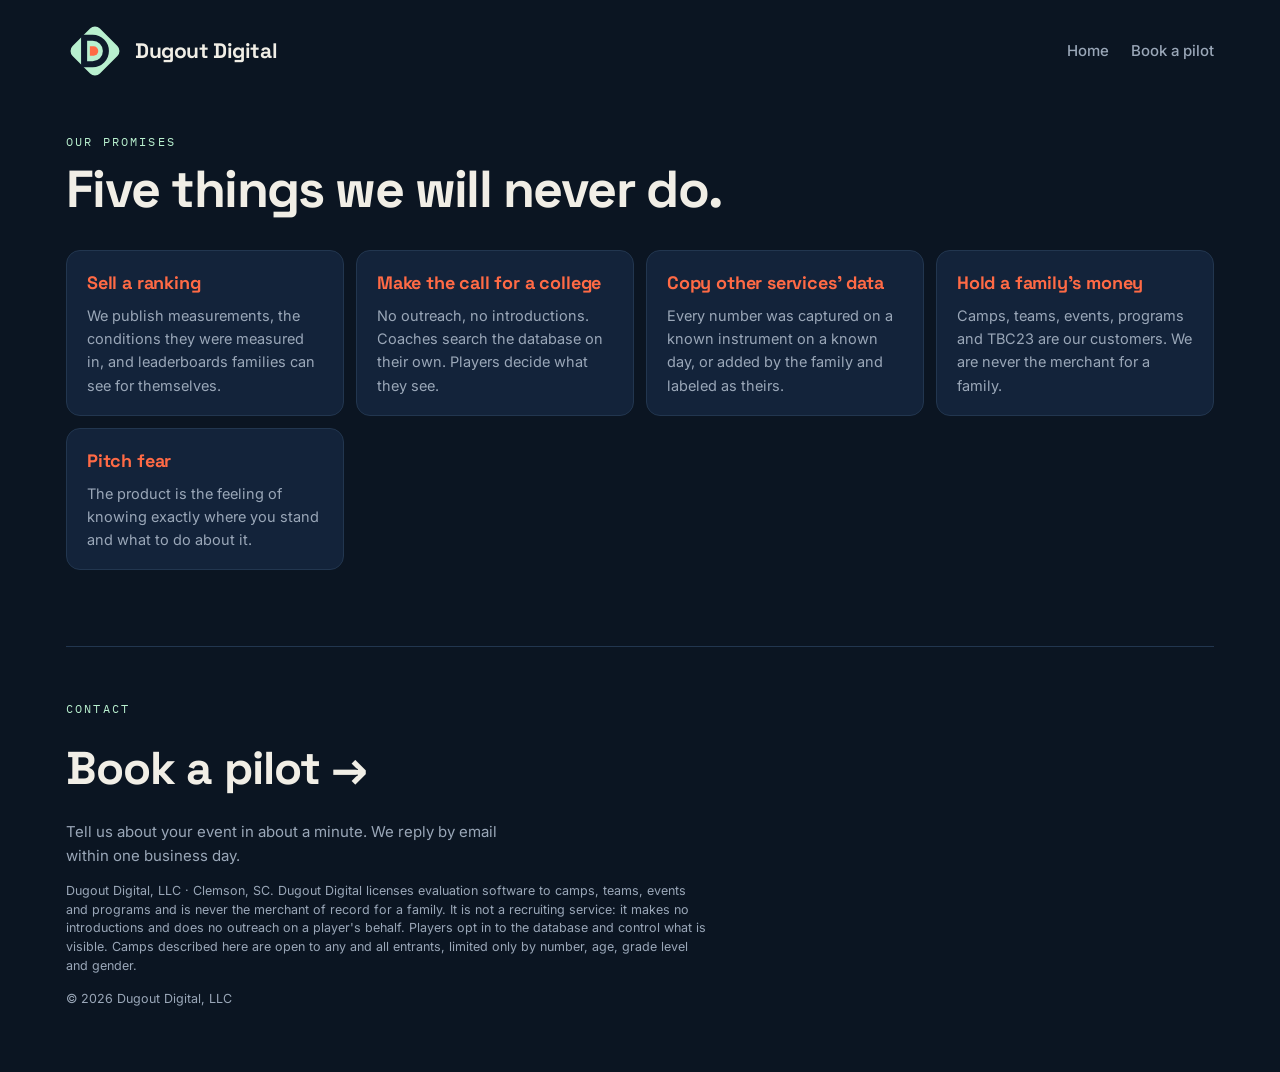
<file: never.html>
<!doctype html>
<html lang="en">
<head>
<meta charset="utf-8">
<meta name="viewport" content="width=device-width, initial-scale=1, viewport-fit=cover">
<title>Dugout Digital · Our promises</title>
<meta name="description" content="Dugout Digital translates baseball data. Any file from any device, read together, becomes a plain-English evaluation: strengths, growth, benchmarks by age and level, a training plan, leaderboards and an opt-in player database.">
<link rel="icon" type="image/svg+xml" href="data:image/svg+xml,%3Csvg xmlns='http://www.w3.org/2000/svg' viewBox='0 0 150 150'%3E%3Crect width='150' height='150' rx='34' fill='%230E1A2B'/%3E%3Crect x='25' y='25' width='100' height='100' rx='18' transform='rotate(45 75 75)' fill='%23B9F0CF'/%3E%3Cg transform='translate(39,33) scale(0.6)'%3E%3Cpath fill-rule='evenodd' d='M0 0H50A70 70 0 0 1 50 140H0ZM26 26H50A44 44 0 0 1 50 114H26Z' fill='%230E1A2B'/%3E%3Cpath d='M38 50H54A20 20 0 0 1 54 90H38Z' fill='%23FF6A45'/%3E%3C/g%3E%3C/svg%3E">
<link rel="preconnect" href="https://fonts.googleapis.com">
<link rel="stylesheet" href="https://fonts.googleapis.com/css2?family=Space+Grotesk:wght@500;700&family=Inter:wght@400;500;600&family=IBM+Plex+Mono:wght@500&display=swap">
<link rel="stylesheet" href="inquiry.css">
<style>
:root{
  --bg:#0B1522; --bg2:#0E1A2B; --panel:#13233A; --panel2:#182B45; --line:#22364F; --ink:#F1EEE6; --muted:#9AA7B8;
  --electric:#2F5BFF; --sky:#7FB5FF; --mint:#B9F0CF; --coral:#FF6A45; --slate:#5B6470;
  --display:"Space Grotesk","Helvetica Neue",Arial,sans-serif; --body:"Inter","Segoe UI",system-ui,sans-serif; --mono:"IBM Plex Mono",ui-monospace,Menlo,monospace;
  color-scheme:dark;
}
:root:not([data-theme="light"]){}
:root[data-theme="dark"]{}
*{box-sizing:border-box}
html,body{margin:0}
html{scroll-behavior:smooth}
body{background:var(--bg);color:var(--ink);font-family:var(--body);font-size:17px;line-height:1.6;overflow-x:hidden}
a{color:var(--sky)}
.wrap{max-width:1180px;margin:0 auto;padding-inline:16px}
nav{display:flex;justify-content:space-between;align-items:center;padding-block:22px;gap:16px}
.mark{display:flex;align-items:center;gap:11px;text-decoration:none;color:var(--ink);font-family:var(--display);font-weight:700;font-size:21px;letter-spacing:-.02em;white-space:nowrap}
.mark svg{width:58px;height:58px;flex:none}
nav .links{display:flex;gap:22px;font-size:15px;font-weight:500}
nav .links a{text-decoration:none;color:var(--muted);white-space:nowrap}
nav .links a:hover{color:var(--ink)}
@media (max-width:700px){nav .links a:not(:last-child){display:none}}
h1,h2,h3{font-family:var(--display);line-height:1.02;margin:0;letter-spacing:-.03em;text-wrap:balance}
h1{font-size:clamp(46px,8vw,100px);font-weight:700}
h2{font-size:clamp(30px,4.4vw,52px);font-weight:700}
h3{font-size:20px;font-weight:700;letter-spacing:-.01em}
p{margin:0}
.eyebrow{font-family:var(--mono);text-transform:uppercase;letter-spacing:.18em;font-size:12px;color:var(--mint)}
.btn{font-family:var(--display);font-weight:700;font-size:16px;padding:14px 22px;border-radius:10px;text-decoration:none;display:inline-block;transition:transform .15s,background .15s;border:2px solid transparent}
.btn:hover{transform:translateY(-2px)}
.btn:focus-visible{outline:3px solid var(--coral);outline-offset:2px}
.b-electric{background:var(--electric);color:#fff}
.b-ghost{border-color:var(--line);color:var(--ink)}
.b-ghost:hover{border-color:var(--mint)}
/* hero */
.hero{padding-block:30px 70px;display:grid;grid-template-columns:1fr 1.05fr;gap:40px;align-items:center}
@media (max-width:960px){.hero{grid-template-columns:1fr}}
.hero .copy{display:grid;gap:20px}
.sub{font-family:var(--display);font-weight:500;font-size:clamp(20px,2.4vw,26px);letter-spacing:-.01em}
.sub b{color:var(--sky);font-weight:700}.sub i{color:var(--coral);font-style:normal;font-weight:700}.sub u{color:var(--mint);text-decoration:none;font-weight:700}
.lede{color:var(--muted);font-size:17.5px;max-width:54ch}
.cta{display:flex;gap:12px;flex-wrap:wrap}
.panel{background:var(--panel);border:1px solid var(--line);border-radius:18px;padding:20px;display:grid;gap:12px}
.panel .cap{font-size:13.5px;color:var(--muted);line-height:1.5}
.panel .cap b{color:var(--ink);font-weight:600}
.legend{display:flex;gap:16px;flex-wrap:wrap;font-family:var(--mono);font-size:11px;letter-spacing:.1em;text-transform:uppercase;color:var(--muted)}
.legend i{display:inline-block;width:10px;height:10px;border-radius:50%;margin-right:6px;vertical-align:-1px}
svg.chart{width:100%;height:auto;display:block}
.chart text{font-family:var(--mono);font-size:11px;fill:var(--muted);letter-spacing:.06em}
.chart .ax{stroke:var(--line);stroke-width:1}
.chart .grid{stroke:var(--line);stroke-width:1;stroke-dasharray:2 4}
.chart .barrel{fill:rgba(255,106,69,.12);stroke:var(--coral);stroke-width:1.5;stroke-dasharray:5 4}
.chart .lbl{fill:var(--coral);font-weight:500}
/* app showcase */
.wide{display:grid;grid-template-columns:1.35fr .65fr;gap:22px;align-items:center;background:var(--panel);border:1px solid var(--line);border-radius:18px;padding:18px;margin-bottom:16px}
.wide.flip{grid-template-columns:.65fr 1.35fr}
.wide.flip img{order:2}
@media (max-width:860px){.wide,.wide.flip{grid-template-columns:1fr}.wide.flip img{order:0}}
.wide img{width:100%;height:auto;border-radius:12px;border:1px solid var(--line);display:block}
.wide h3{font-size:22px;margin-bottom:8px}
.wide p{font-size:15.5px;color:var(--muted)}
.wide .k{font-family:var(--mono);font-size:11.5px;letter-spacing:.14em;text-transform:uppercase;color:var(--mint);margin-bottom:8px}
.phones{display:grid;grid-template-columns:repeat(auto-fit,minmax(250px,1fr));gap:16px;margin-top:18px;align-items:start}
.phone{display:grid;grid-template-rows:auto 1fr;gap:12px}
.phone .scr{border:1px solid var(--line);border-radius:22px;overflow:hidden;background:#0a0c10;max-height:440px;box-shadow:0 20px 50px rgba(0,0,0,.35)}
.phone .scr img{width:100%;height:auto;display:block}
.phone h3{font-size:17px}
.phone p{font-size:14px;color:var(--muted)}
.phone .k{font-family:var(--mono);font-size:11px;letter-spacing:.14em;text-transform:uppercase;color:var(--coral)}
.fte{border:1px solid var(--line);border-radius:22px;background:var(--panel);min-height:380px;padding:22px;display:grid;align-content:start;gap:10px}
.fte .t{font-family:var(--display);font-weight:700;font-size:20px;letter-spacing:-.02em}
.fte ol{margin:0;padding-left:20px;display:grid;gap:6px;font-size:14px;color:var(--muted)}
.fte ol b{color:var(--ink);font-weight:600}
.shots3{display:grid;grid-template-columns:repeat(auto-fit,minmax(300px,1fr));gap:16px}
.shot3{background:var(--panel);border:1px solid var(--line);border-radius:16px;overflow:hidden;display:grid;grid-template-rows:auto 1fr}
.shot3 img{width:100%;height:auto;display:block;border-bottom:1px solid var(--line)}
.shot3 div{padding:18px 20px;display:grid;gap:6px;align-content:start}
.shot3 p{font-size:14.5px;color:var(--muted)}
.shot3 .k{font-family:var(--mono);font-size:11px;letter-spacing:.14em;text-transform:uppercase;color:var(--coral)}
.roster{display:grid;grid-template-columns:repeat(auto-fit,minmax(230px,1fr));gap:12px;margin-top:28px}
.roster div{background:var(--panel);border:1px solid var(--line);border-radius:14px;padding:16px 18px;font-size:14.5px;color:var(--muted)}
.roster b{display:block;font-family:var(--display);font-weight:700;font-size:16px;color:var(--ink);letter-spacing:-.01em;margin-bottom:4px}
.prop{margin-top:22px;font-family:var(--mono);font-size:12px;letter-spacing:.12em;text-transform:uppercase;color:var(--mint)}
/* now what */
.nw{display:grid;grid-template-columns:repeat(3,minmax(0,1fr));gap:0;border:1px solid var(--line);border-radius:18px;overflow:hidden;background:var(--panel)}
@media (max-width:900px){.nw{grid-template-columns:1fr}}
.nw > div{padding:24px;display:grid;gap:12px;align-content:start;border-left:1px solid var(--line)}
.nw > div:first-child{border-left:0}
@media (max-width:900px){.nw > div{border-left:0;border-top:1px solid var(--line)}.nw > div:first-child{border-top:0}}
.nw .k{font-family:var(--mono);font-size:11.5px;letter-spacing:.14em;text-transform:uppercase}
.nw .big{font-family:var(--display);font-weight:700;font-size:40px;letter-spacing:-.03em;line-height:1}
.nw .big small{font-family:var(--mono);font-size:12px;letter-spacing:.12em;font-weight:500;color:var(--muted);margin-left:8px;text-transform:uppercase}
.nw p{font-size:15px;color:var(--muted)}
.nw p b{color:var(--ink);font-weight:600}
.nw ol{margin:0;padding-left:20px;display:grid;gap:6px;font-size:14.5px;color:var(--ink)}
.nw ol span{color:var(--muted);font-size:13px}
.nw .bar{height:8px;border-radius:4px;background:var(--line);position:relative;overflow:hidden}
.nw .bar i{position:absolute;left:0;top:0;bottom:0;border-radius:4px}
.nw .goal{font-family:var(--mono);font-size:11px;letter-spacing:.1em;text-transform:uppercase;color:var(--muted)}
.nwgrid{display:grid;gap:18px}
/* sections */
section{padding-block:76px;border-top:1px solid var(--line)}
.head{display:grid;gap:12px;margin-bottom:34px;max-width:64ch}
.head p{color:var(--muted);font-size:17px}
.grid{display:grid;gap:16px}
.g2{grid-template-columns:repeat(auto-fit,minmax(300px,1fr))}
.g3{grid-template-columns:repeat(auto-fit,minmax(260px,1fr))}
.g4{grid-template-columns:repeat(auto-fit,minmax(220px,1fr))}
.card{background:var(--panel);border:1px solid var(--line);border-radius:16px;padding:24px;display:grid;gap:10px;align-content:start;position:relative;overflow:hidden}
.card::before{content:"";position:absolute;left:0;top:0;height:4px;width:100%;background:var(--c,var(--sky))}
.card.mint{--c:var(--mint)}.card.coral{--c:var(--coral)}.card.sky{--c:var(--sky)}
.card p{font-size:15.5px;color:var(--muted)}
.card .k{font-family:var(--mono);font-size:11.5px;letter-spacing:.14em;text-transform:uppercase;color:var(--c,var(--sky))}
.card .to{font-family:var(--mono);font-size:11.5px;letter-spacing:.12em;text-transform:uppercase;color:var(--mint);margin-top:6px}
/* same-ev strip */
.same{display:grid;grid-template-columns:repeat(auto-fit,minmax(220px,1fr));gap:14px}
.ball{background:var(--panel);border:1px solid var(--line);border-radius:16px;padding:20px;display:grid;gap:8px}
.ball .ev{font-family:var(--display);font-weight:700;font-size:40px;letter-spacing:-.03em;line-height:1}
.ball .ev small{font-family:var(--mono);font-size:11px;letter-spacing:.14em;font-weight:500;color:var(--muted);margin-left:6px}
.ball .la{font-family:var(--mono);font-size:12px;letter-spacing:.1em;text-transform:uppercase;color:var(--muted)}
.ball .bar{height:8px;border-radius:4px;background:var(--line);position:relative;overflow:hidden}
.ball .bar i{position:absolute;left:0;top:0;bottom:0;border-radius:4px;background:var(--c)}
.ball .res{font-family:var(--display);font-weight:700;font-size:22px;letter-spacing:-.02em;color:var(--c)}
.ball .d{font-size:14px;color:var(--muted)}
.kpis{display:grid;grid-template-columns:repeat(auto-fit,minmax(200px,1fr));gap:1px;background:var(--line);border:1px solid var(--line);border-radius:14px;overflow:hidden;margin-top:28px}
.kpis div{background:var(--panel);padding:18px 20px}
.kpis b{display:block;font-family:var(--display);font-weight:700;font-size:34px;letter-spacing:-.03em;line-height:1}
.kpis span{display:block;font-size:13.5px;color:var(--muted);margin-top:6px;line-height:1.4}
/* instruments table */
.table{display:grid;border:1px solid var(--line);border-radius:16px;overflow:hidden}
.row{display:grid;grid-template-columns:260px 1fr;gap:20px;padding:20px 24px;background:var(--panel);border-top:1px solid var(--line)}
.row:first-child{border-top:0}
.row .n{font-family:var(--display);font-weight:700;font-size:19px;letter-spacing:-.01em}
.row .n small{display:block;font-family:var(--mono);font-size:11px;letter-spacing:.12em;text-transform:uppercase;color:var(--mint);margin-top:6px;font-weight:500}
.row p{font-size:15.5px;color:var(--muted)}
@media (max-width:700px){.row{grid-template-columns:1fr;gap:8px}}
.formats{margin-top:14px;font-family:var(--mono);font-size:12.5px;letter-spacing:.06em;color:var(--muted)}
/* film */
.film{display:grid;grid-template-columns:repeat(auto-fit,minmax(300px,1fr));gap:16px}
.shot{background:var(--panel);border:1px solid var(--line);border-radius:16px;overflow:hidden;display:grid;grid-template-rows:auto 1fr}
.shot img{width:100%;height:220px;object-fit:cover;display:block}
.shot div{padding:18px 20px;display:grid;gap:6px}
.shot p{font-size:15px;color:var(--muted)}
/* flow */
.flow{display:grid;grid-template-columns:repeat(auto-fit,minmax(230px,1fr));gap:16px}
.step{padding:24px;border:1px solid var(--line);border-radius:16px;background:var(--panel);display:grid;gap:8px;align-content:start}
.step .n{font-family:var(--display);font-weight:700;font-size:44px;line-height:1;letter-spacing:-.03em;color:var(--coral)}
.step p{font-size:15.5px;color:var(--muted)}
.never{display:grid;grid-template-columns:repeat(auto-fit,minmax(230px,1fr));gap:12px}
.no{background:var(--panel);border:1px solid var(--line);border-radius:14px;padding:18px 20px;display:grid;gap:6px}
.no b{font-family:var(--display);font-weight:700;font-size:18px;letter-spacing:-.01em;color:var(--coral)}
.no span{font-size:14.5px;color:var(--muted)}
.two{display:grid;grid-template-columns:1.2fr .8fr;gap:30px;align-items:start}
@media (max-width:900px){.two{grid-template-columns:1fr}}
.who p{color:var(--muted);font-size:16px}
.soft{display:flex;gap:14px;align-items:center;flex-wrap:wrap;margin-top:26px;font-family:var(--display);font-weight:700;font-size:20px;letter-spacing:-.01em}
.soft span{padding:8px 14px;border-radius:10px;color:#0B1522}
footer{padding-block:52px 64px;display:grid;gap:14px;color:var(--muted);font-size:15px;border-top:1px solid var(--line)}
.contact{font-family:var(--display);font-weight:700;font-size:clamp(26px,4vw,46px);color:var(--ink);letter-spacing:-.02em;text-decoration:none}
.contact:hover{color:var(--mint)}
.fine{font-size:12.5px;max-width:80ch;line-height:1.5}
.reveal{opacity:0;transform:translateY(12px);transition:opacity .6s ease,transform .6s ease}
.reveal.in{opacity:1;transform:none}
.dot{opacity:0;animation:pop .4s forwards}
@keyframes pop{to{opacity:1}}
@media (prefers-reduced-motion:reduce){.reveal{opacity:1;transform:none;transition:none}.dot{opacity:1;animation:none}}
</style>
</head>
<body>
<div class="wrap">
  <nav>
    <a class="mark" href="index.html" aria-label="Dugout Digital home">
      <svg viewBox="0 0 150 150" aria-hidden="true"><rect x="25" y="25" width="100" height="100" rx="18" transform="rotate(45 75 75)" fill="#B9F0CF"/><g transform="translate(39,33) scale(0.6)"><path fill-rule="evenodd" d="M0 0H50A70 70 0 0 1 50 140H0ZM26 26H50A44 44 0 0 1 50 114H26Z" fill="#0E1A2B"/><path d="M38 50H54A20 20 0 0 1 54 90H38Z" fill="#FF6A45"/></g></svg>
      Dugout Digital
    </a>
    <div class="links"><a href="index.html">Home</a><a href="index.html#pilot" data-inquiry>Book a pilot</a></div>
  </nav>
  <section style="border-top:0;padding-top:30px">
    <div class="head reveal in"><div class="eyebrow">Our promises</div><h2>Five things we will never do.</h2></div>
    <div class="never">
      <div class="no reveal in"><b>Sell a ranking</b><span>We publish measurements, the conditions they were measured in, and leaderboards families can see for themselves.</span></div>
      <div class="no reveal in"><b>Make the call for a college</b><span>No outreach, no introductions. Coaches search the database on their own. Players decide what they see.</span></div>
      <div class="no reveal in"><b>Copy other services' data</b><span>Every number was captured on a known instrument on a known day, or added by the family and labeled as theirs.</span></div>
      <div class="no reveal in"><b>Hold a family's money</b><span>Camps, teams, events, programs and TBC23 are our customers. We are never the merchant for a family.</span></div>
      <div class="no reveal in"><b>Pitch fear</b><span>The product is the feeling of knowing exactly where you stand and what to do about it.</span></div>
    </div>
  </section>
  <footer id="contact">
    <div class="eyebrow">Contact</div>
    <a class="contact" href="index.html#pilot" data-inquiry>Book a pilot →</a>
    <p style="color:var(--muted);max-width:52ch">Tell us about your event in about a minute. We reply by email within one business day.</p>
    <p class="fine">Dugout Digital, LLC · Clemson, SC. Dugout Digital licenses evaluation software to camps, teams, events and programs and is never the merchant of record for a family. It is not a recruiting service: it makes no introductions and does no outreach on a player's behalf. Players opt in to the database and control what is visible. Camps described here are open to any and all entrants, limited only by number, age, grade level and gender.</p>
    <p class="fine">© 2026 Dugout Digital, LLC</p>
  </footer>
</div>
<script src="inquiry.js" defer></script>
</body>
</html>
</file>
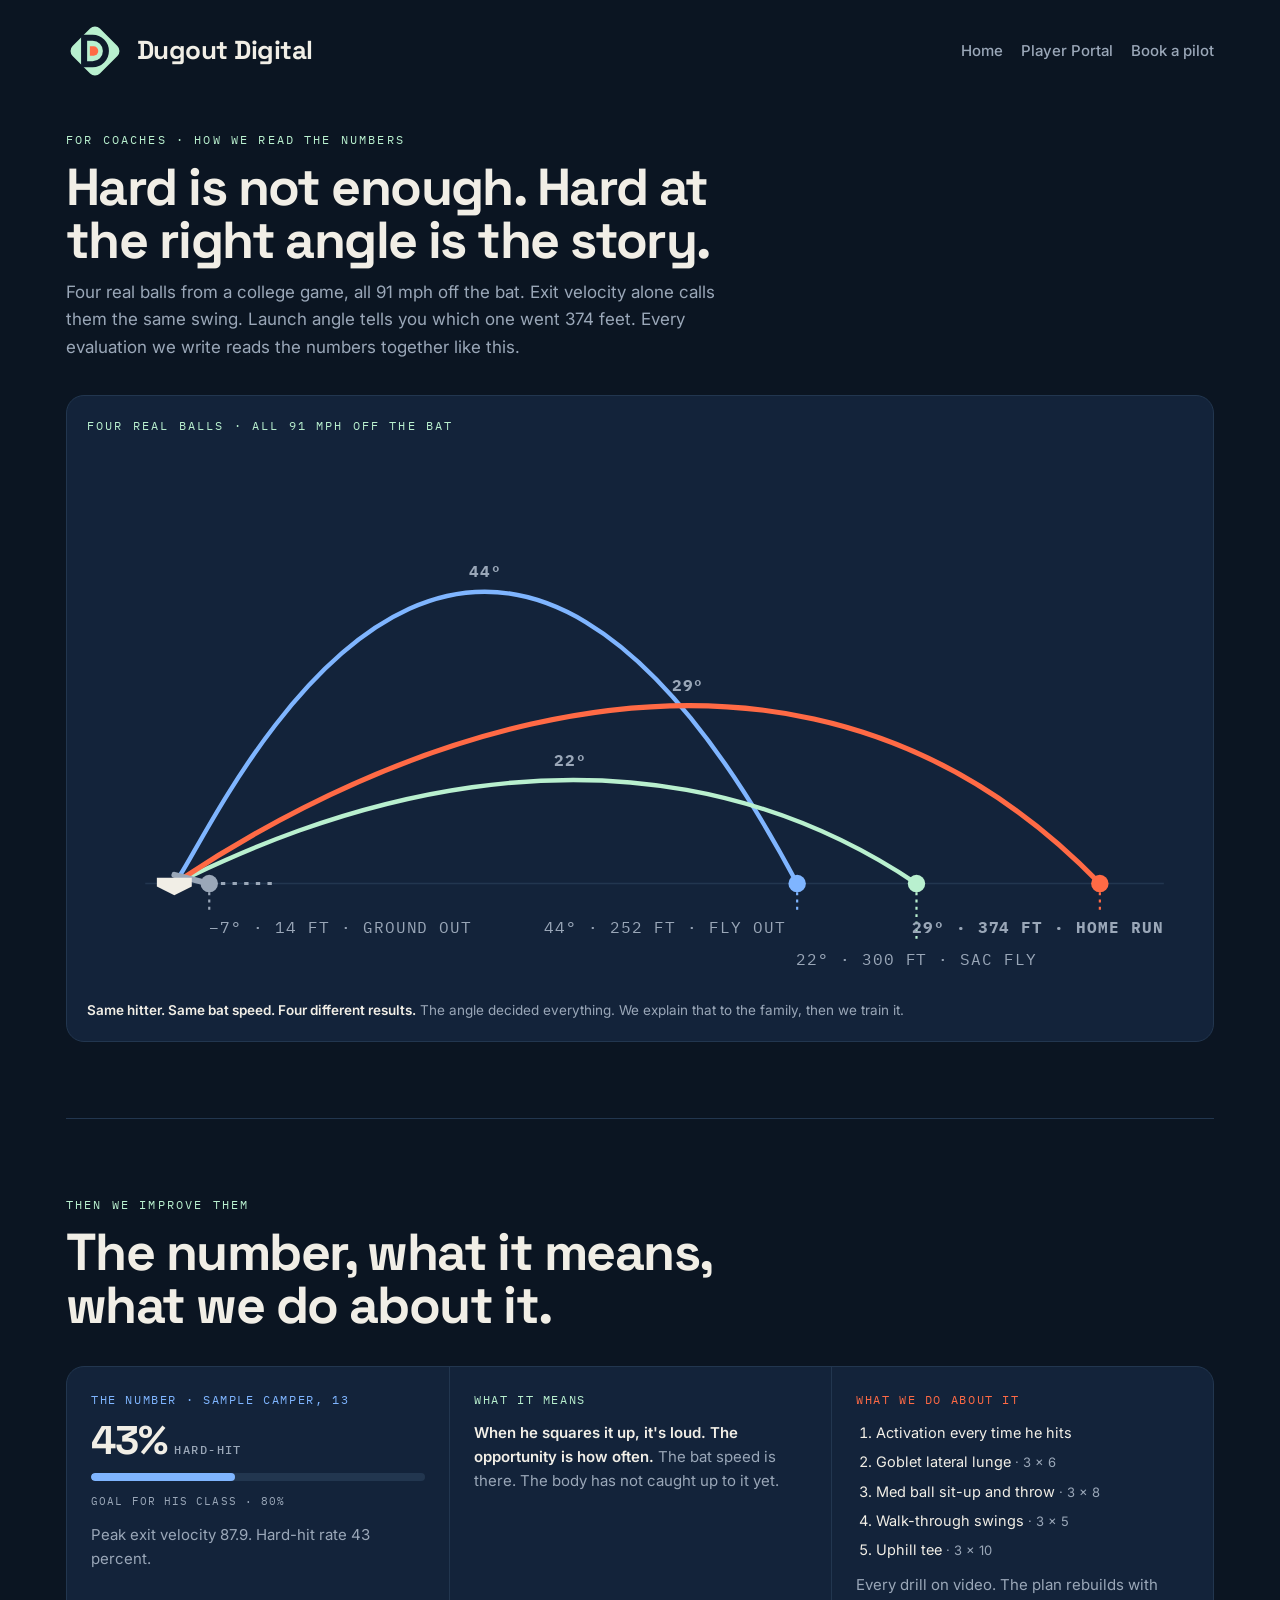
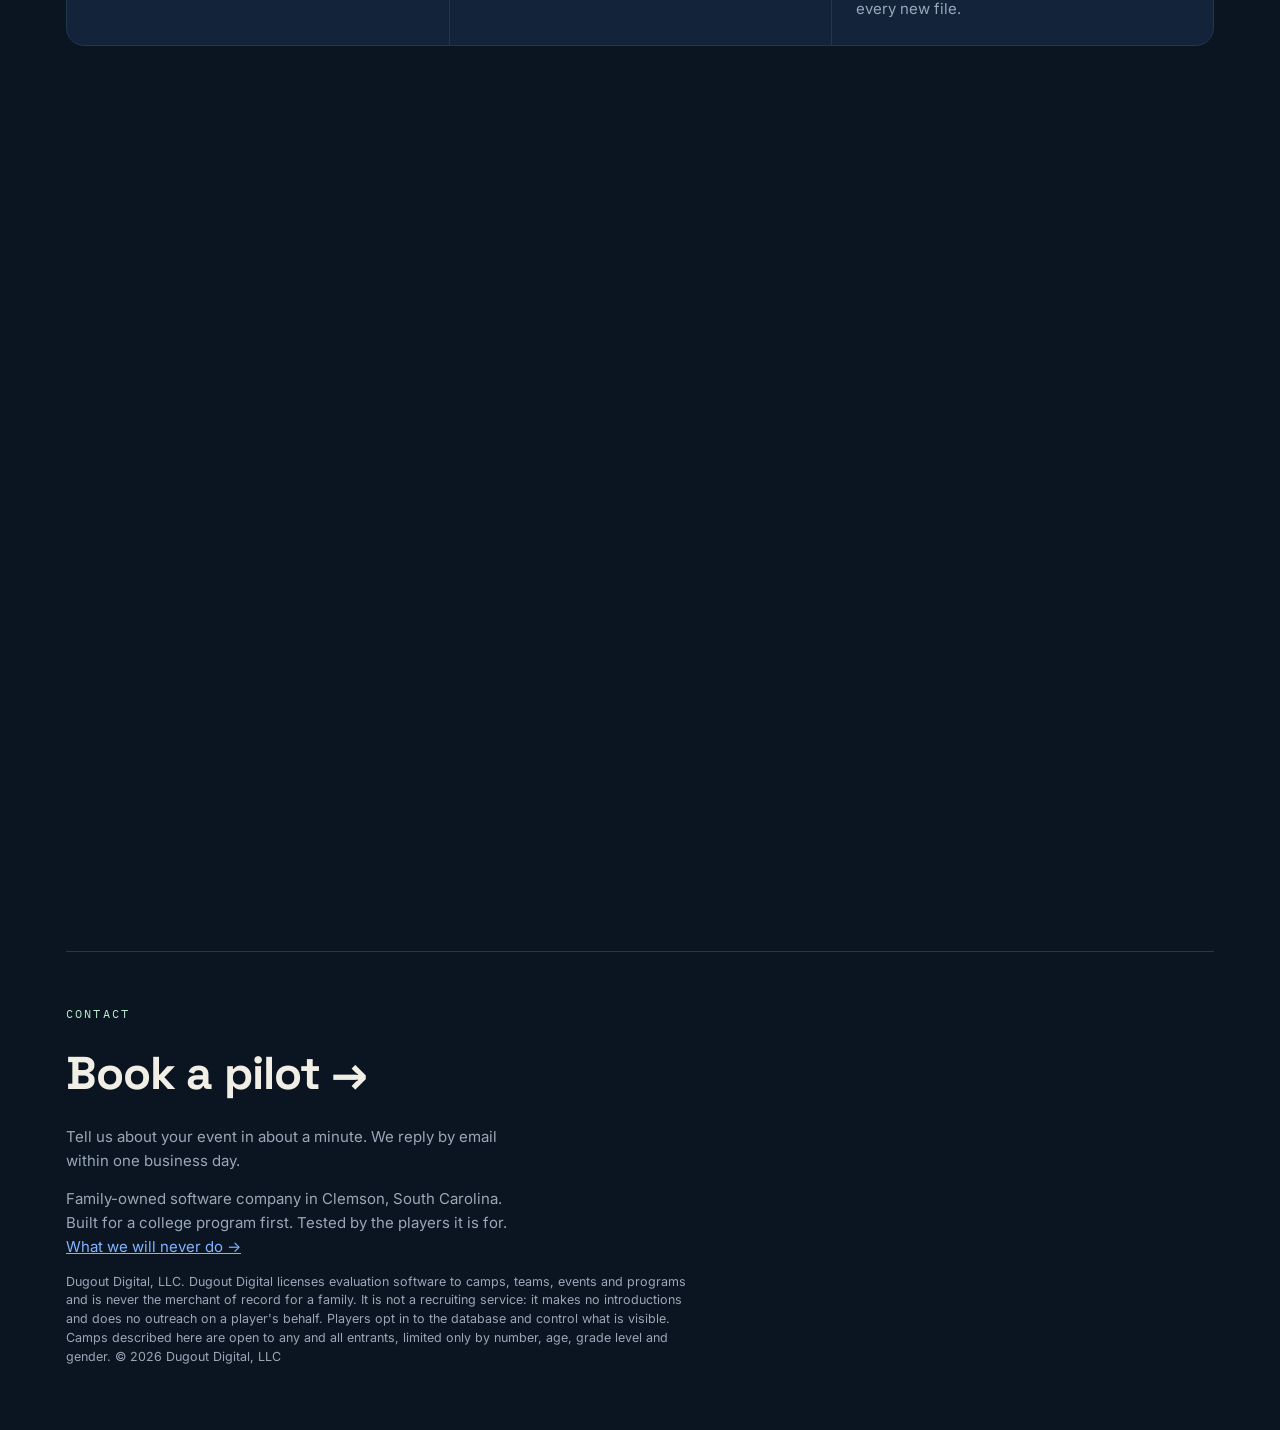
<file: numbers.html>
<!doctype html>
<html lang="en">
<head>
<meta charset="utf-8">
<meta name="viewport" content="width=device-width, initial-scale=1, viewport-fit=cover">
<title>Dugout Digital · How we read the numbers</title>
<meta name="description" content="Data made simple. Dugout Digital turns baseball data from any camp, showcase or device into plain English and a training plan: custom evaluation, K-Zone, contact depth, loft and tilt, spray chart with video, leaderboards, MLB comps, drills and 5 Tool Email.">
<link rel="icon" type="image/svg+xml" href="data:image/svg+xml,%3Csvg xmlns='http://www.w3.org/2000/svg' viewBox='0 0 150 150'%3E%3Crect width='150' height='150' rx='34' fill='%230E1A2B'/%3E%3Crect x='25' y='25' width='100' height='100' rx='18' transform='rotate(45 75 75)' fill='%23B9F0CF'/%3E%3Cg transform='translate(39,33) scale(0.6)'%3E%3Cpath fill-rule='evenodd' d='M0 0H50A70 70 0 0 1 50 140H0ZM26 26H50A44 44 0 0 1 50 114H26Z' fill='%230E1A2B'/%3E%3Cpath d='M38 50H54A20 20 0 0 1 54 90H38Z' fill='%23FF6A45'/%3E%3C/g%3E%3C/svg%3E">
<link rel="preconnect" href="https://fonts.googleapis.com">
<link rel="stylesheet" href="https://fonts.googleapis.com/css2?family=Space+Grotesk:wght@500;700&family=Inter:wght@400;500;600&family=IBM+Plex+Mono:wght@500&display=swap">
<link rel="stylesheet" href="inquiry.css">
<style>
:root{
  --bg:#0B1522; --bg2:#0E1A2B; --panel:#13233A; --panel2:#182B45; --line:#22364F; --ink:#F1EEE6; --muted:#9AA7B8;
  --electric:#2F5BFF; --sky:#7FB5FF; --mint:#B9F0CF; --coral:#FF6A45; --slate:#5B6470;
  --display:"Space Grotesk","Helvetica Neue",Arial,sans-serif; --body:"Inter","Segoe UI",system-ui,sans-serif; --mono:"IBM Plex Mono",ui-monospace,Menlo,monospace;
  color-scheme:dark;
}
:root:not([data-theme="light"]){}
:root[data-theme="dark"]{}
*{box-sizing:border-box}
html,body{margin:0}
html{scroll-behavior:smooth}
body{background:var(--bg);color:var(--ink);font-family:var(--body);font-size:17px;line-height:1.6;overflow-x:hidden}
a{color:var(--sky)}
.wrap{max-width:1180px;margin:0 auto;padding-inline:16px}
nav{display:flex;justify-content:space-between;align-items:center;padding-block:22px;gap:16px}
.mark{display:flex;align-items:center;gap:13px;text-decoration:none;color:var(--ink);font-family:var(--display);font-weight:700;font-size:26px;letter-spacing:-.02em;white-space:nowrap}
.mark svg{width:58px;height:58px;flex:none}
nav .links{display:flex;gap:18px;font-size:15px;font-weight:500;flex-wrap:wrap;justify-content:flex-end;row-gap:6px}
nav .links a{text-decoration:none;color:var(--muted);white-space:nowrap}
nav .links a:hover{color:var(--ink)}
@media (max-width:700px){nav .links a:not(:last-child):not(:first-child){display:none}}
h1,h2,h3{font-family:var(--display);line-height:1.02;margin:0;letter-spacing:-.03em;text-wrap:balance}
h1{font-size:clamp(46px,8vw,100px);font-weight:700}
h2{font-size:clamp(30px,4.4vw,52px);font-weight:700}
h3{font-size:20px;font-weight:700;letter-spacing:-.01em}
p{margin:0}
.eyebrow{font-family:var(--mono);text-transform:uppercase;letter-spacing:.18em;font-size:12px;color:var(--mint)}
.btn{font-family:var(--display);font-weight:700;font-size:16px;padding:14px 22px;border-radius:10px;text-decoration:none;display:inline-block;transition:transform .15s,background .15s;border:2px solid transparent}
.btn:hover{transform:translateY(-2px)}
.btn:focus-visible{outline:3px solid var(--coral);outline-offset:2px}
.b-electric{background:var(--electric);color:#fff}
.b-ghost{border-color:var(--line);color:var(--ink)}
.b-ghost:hover{border-color:var(--mint)}
/* hero */
.hero{padding-block:30px 70px;display:grid;grid-template-columns:1fr 1.05fr;gap:40px;align-items:center}
@media (max-width:960px){.hero{grid-template-columns:1fr}}
.hero .copy{display:grid;gap:20px}
.sub{font-family:var(--display);font-weight:500;font-size:clamp(20px,2.4vw,26px);letter-spacing:-.01em}
.sub b{color:var(--sky);font-weight:700}.sub i{color:var(--coral);font-style:normal;font-weight:700}.sub u{color:var(--mint);text-decoration:none;font-weight:700}
.lede{color:var(--muted);font-size:17.5px;max-width:54ch}
.cta{display:flex;gap:12px;flex-wrap:wrap}
.panel{background:var(--panel);border:1px solid var(--line);border-radius:18px;padding:20px;display:grid;gap:12px}
.panel .cap{font-size:13.5px;color:var(--muted);line-height:1.5}
.panel .cap b{color:var(--ink);font-weight:600}
.legend{display:flex;gap:16px;flex-wrap:wrap;font-family:var(--mono);font-size:11px;letter-spacing:.1em;text-transform:uppercase;color:var(--muted)}
.legend i{display:inline-block;width:10px;height:10px;border-radius:50%;margin-right:6px;vertical-align:-1px}
svg.chart{width:100%;height:auto;display:block}
.chart text{font-family:var(--mono);font-size:11px;fill:var(--muted);letter-spacing:.06em}
.chart .ax{stroke:var(--line);stroke-width:1}
.chart .grid{stroke:var(--line);stroke-width:1;stroke-dasharray:2 4}
.chart .barrel{fill:rgba(255,106,69,.12);stroke:var(--coral);stroke-width:1.5;stroke-dasharray:5 4}
.chart .lbl{fill:var(--coral);font-weight:500}
/* app showcase */
.wide{display:grid;grid-template-columns:1.35fr .65fr;gap:22px;align-items:center;background:var(--panel);border:1px solid var(--line);border-radius:18px;padding:18px;margin-bottom:16px}
.wide.flip{grid-template-columns:.65fr 1.35fr}
.wide.flip img{order:2}
@media (max-width:860px){.wide,.wide.flip{grid-template-columns:1fr}.wide.flip img{order:0}}
.wide img{width:100%;height:auto;border-radius:12px;border:1px solid var(--line);display:block}
.wide h3{font-size:22px;margin-bottom:8px}
.wide p{font-size:15.5px;color:var(--muted)}
.wide .k{font-family:var(--mono);font-size:11.5px;letter-spacing:.14em;text-transform:uppercase;color:var(--mint);margin-bottom:8px}
.phones{display:grid;grid-template-columns:repeat(auto-fit,minmax(250px,1fr));gap:16px;margin-top:18px;align-items:start}
.phone{display:grid;grid-template-rows:auto 1fr;gap:12px}
.phone .scr{border:1px solid var(--line);border-radius:22px;overflow:hidden;background:#0a0c10;max-height:440px;box-shadow:0 20px 50px rgba(0,0,0,.35)}
.phone .scr img{width:100%;height:auto;display:block}
.phone h3{font-size:17px}
.phone p{font-size:14px;color:var(--muted)}
.phone .k{font-family:var(--mono);font-size:11px;letter-spacing:.14em;text-transform:uppercase;color:var(--coral)}
.fte{border:1px solid var(--line);border-radius:22px;background:var(--panel);min-height:380px;padding:22px;display:grid;align-content:start;gap:10px}
.fte .t{font-family:var(--display);font-weight:700;font-size:20px;letter-spacing:-.02em}
.fte ol{margin:0;padding-left:20px;display:grid;gap:6px;font-size:14px;color:var(--muted)}
.fte ol b{color:var(--ink);font-weight:600}
.shots3{display:grid;grid-template-columns:repeat(auto-fit,minmax(300px,1fr));gap:16px}
.shot3{background:var(--panel);border:1px solid var(--line);border-radius:16px;overflow:hidden;display:grid;grid-template-rows:auto 1fr}
.shot3 img{width:100%;height:auto;display:block;border-bottom:1px solid var(--line)}
.shot3 div{padding:18px 20px;display:grid;gap:6px;align-content:start}
.shot3 p{font-size:14.5px;color:var(--muted)}
.shot3 .k{font-family:var(--mono);font-size:11px;letter-spacing:.14em;text-transform:uppercase;color:var(--coral)}
.roster{display:grid;grid-template-columns:repeat(auto-fit,minmax(230px,1fr));gap:12px;margin-top:28px}
.roster div{background:var(--panel);border:1px solid var(--line);border-radius:14px;padding:16px 18px;font-size:14.5px;color:var(--muted)}
.roster b{display:block;font-family:var(--display);font-weight:700;font-size:16px;color:var(--ink);letter-spacing:-.01em;margin-bottom:4px}
.prop{margin-top:22px;font-family:var(--mono);font-size:12px;letter-spacing:.12em;text-transform:uppercase;color:var(--mint)}
/* now what */
.nw{display:grid;grid-template-columns:repeat(3,minmax(0,1fr));gap:0;border:1px solid var(--line);border-radius:18px;overflow:hidden;background:var(--panel)}
@media (max-width:900px){.nw{grid-template-columns:1fr}}
.nw > div{padding:24px;display:grid;gap:12px;align-content:start;border-left:1px solid var(--line)}
.nw > div:first-child{border-left:0}
@media (max-width:900px){.nw > div{border-left:0;border-top:1px solid var(--line)}.nw > div:first-child{border-top:0}}
.nw .k{font-family:var(--mono);font-size:11.5px;letter-spacing:.14em;text-transform:uppercase}
.nw .big{font-family:var(--display);font-weight:700;font-size:40px;letter-spacing:-.03em;line-height:1}
.nw .big small{font-family:var(--mono);font-size:12px;letter-spacing:.12em;font-weight:500;color:var(--muted);margin-left:8px;text-transform:uppercase}
.nw p{font-size:15px;color:var(--muted)}
.nw p b{color:var(--ink);font-weight:600}
.nw ol{margin:0;padding-left:20px;display:grid;gap:6px;font-size:14.5px;color:var(--ink)}
.nw ol span{color:var(--muted);font-size:13px}
.nw .bar{height:8px;border-radius:4px;background:var(--line);position:relative;overflow:hidden}
.nw .bar i{position:absolute;left:0;top:0;bottom:0;border-radius:4px}
.nw .goal{font-family:var(--mono);font-size:11px;letter-spacing:.1em;text-transform:uppercase;color:var(--muted)}
.nwgrid{display:grid;gap:18px}
/* gallery */
.gal{display:grid;grid-template-columns:repeat(auto-fit,minmax(300px,1fr));gap:16px}
.gi{background:var(--panel);border:1px solid var(--line);border-radius:16px;overflow:hidden;display:grid;grid-template-rows:auto auto}
.gi .im{height:260px;overflow:hidden;background:#0a0c10;border-bottom:1px solid var(--line)}
.gi .im img{width:100%;height:100%;object-fit:cover;object-position:top;display:block}
.gi .im.mov{display:flex;align-items:center;justify-content:center;background:var(--panel);padding:8px}
.gi .im.mov svg.chart{width:auto;height:100%;max-width:100%}
.gi .im .chart text{font-size:12px}
.gi .im.phone{display:flex;justify-content:center;align-items:flex-start;background:#0a0c10}
.gi .im.phone img{width:auto;max-width:100%;height:100%;object-fit:cover;object-position:top}
.gi div.tx{padding:14px 18px 16px;display:grid;gap:3px}
.gi h3{font-size:18px}
.gi p{font-size:14px;color:var(--muted)}
.gi .k{font-family:var(--mono);font-size:10.5px;letter-spacing:.14em;text-transform:uppercase;color:var(--c,var(--mint))}
.chips{display:flex;flex-wrap:wrap;gap:10px}
.chips span{border:1px solid var(--line);background:var(--panel);border-radius:999px;padding:10px 16px;font-family:var(--display);font-weight:700;font-size:15px;letter-spacing:-.01em}
.chips span i{font-style:normal;font-family:var(--body);font-weight:400;color:var(--muted);font-size:13.5px;margin-left:8px}
.lead{font-size:17px;color:var(--muted);max-width:60ch}
/* sections */
section{padding-block:76px;border-top:1px solid var(--line)}
.head{display:grid;gap:12px;margin-bottom:34px;max-width:64ch}
.head p{color:var(--muted);font-size:17px}
.grid{display:grid;gap:16px}
.g2{grid-template-columns:repeat(auto-fit,minmax(300px,1fr))}
.g3{grid-template-columns:repeat(auto-fit,minmax(260px,1fr))}
.g4{grid-template-columns:repeat(auto-fit,minmax(220px,1fr))}
.card{background:var(--panel);border:1px solid var(--line);border-radius:16px;padding:24px;display:grid;gap:10px;align-content:start;position:relative;overflow:hidden}
.card::before{content:"";position:absolute;left:0;top:0;height:4px;width:100%;background:var(--c,var(--sky))}
.card.mint{--c:var(--mint)}.card.coral{--c:var(--coral)}.card.sky{--c:var(--sky)}
.card p{font-size:15.5px;color:var(--muted)}
.card .k{font-family:var(--mono);font-size:11.5px;letter-spacing:.14em;text-transform:uppercase;color:var(--c,var(--sky))}
.card .to{font-family:var(--mono);font-size:11.5px;letter-spacing:.12em;text-transform:uppercase;color:var(--mint);margin-top:6px}
/* same-ev strip */
.same{display:grid;grid-template-columns:repeat(auto-fit,minmax(220px,1fr));gap:14px}
.ball{background:var(--panel);border:1px solid var(--line);border-radius:16px;padding:20px;display:grid;gap:8px}
.ball .ev{font-family:var(--display);font-weight:700;font-size:40px;letter-spacing:-.03em;line-height:1}
.ball .ev small{font-family:var(--mono);font-size:11px;letter-spacing:.14em;font-weight:500;color:var(--muted);margin-left:6px}
.ball .la{font-family:var(--mono);font-size:12px;letter-spacing:.1em;text-transform:uppercase;color:var(--muted)}
.ball .bar{height:8px;border-radius:4px;background:var(--line);position:relative;overflow:hidden}
.ball .bar i{position:absolute;left:0;top:0;bottom:0;border-radius:4px;background:var(--c)}
.ball .res{font-family:var(--display);font-weight:700;font-size:22px;letter-spacing:-.02em;color:var(--c)}
.ball .d{font-size:14px;color:var(--muted)}
.kpis{display:grid;grid-template-columns:repeat(auto-fit,minmax(200px,1fr));gap:1px;background:var(--line);border:1px solid var(--line);border-radius:14px;overflow:hidden;margin-top:28px}
.kpis div{background:var(--panel);padding:18px 20px}
.kpis b{display:block;font-family:var(--display);font-weight:700;font-size:34px;letter-spacing:-.03em;line-height:1}
.kpis span{display:block;font-size:13.5px;color:var(--muted);margin-top:6px;line-height:1.4}
/* instruments table */
.table{display:grid;border:1px solid var(--line);border-radius:16px;overflow:hidden}
.row{display:grid;grid-template-columns:260px 1fr;gap:20px;padding:20px 24px;background:var(--panel);border-top:1px solid var(--line)}
.row:first-child{border-top:0}
.row .n{font-family:var(--display);font-weight:700;font-size:19px;letter-spacing:-.01em}
.row .n small{display:block;font-family:var(--mono);font-size:11px;letter-spacing:.12em;text-transform:uppercase;color:var(--mint);margin-top:6px;font-weight:500}
.row p{font-size:15.5px;color:var(--muted)}
@media (max-width:700px){.row{grid-template-columns:1fr;gap:8px}}
.formats{margin-top:14px;font-family:var(--mono);font-size:12.5px;letter-spacing:.06em;color:var(--muted)}
/* film */
.film{display:grid;grid-template-columns:repeat(auto-fit,minmax(300px,1fr));gap:16px}
.shot{background:var(--panel);border:1px solid var(--line);border-radius:16px;overflow:hidden;display:grid;grid-template-rows:auto 1fr}
.shot img{width:100%;height:220px;object-fit:cover;display:block}
.shot div{padding:18px 20px;display:grid;gap:6px}
.shot p{font-size:15px;color:var(--muted)}
/* flow */
.flow{display:grid;grid-template-columns:repeat(auto-fit,minmax(230px,1fr));gap:16px}
.step{padding:24px;border:1px solid var(--line);border-radius:16px;background:var(--panel);display:grid;gap:8px;align-content:start}
.step .n{font-family:var(--display);font-weight:700;font-size:44px;line-height:1;letter-spacing:-.03em;color:var(--coral)}
.step p{font-size:15.5px;color:var(--muted)}
.never{display:grid;grid-template-columns:repeat(auto-fit,minmax(230px,1fr));gap:12px}
.no{background:var(--panel);border:1px solid var(--line);border-radius:14px;padding:18px 20px;display:grid;gap:6px}
.no b{font-family:var(--display);font-weight:700;font-size:18px;letter-spacing:-.01em;color:var(--coral)}
.no span{font-size:14.5px;color:var(--muted)}
.two{display:grid;grid-template-columns:1.2fr .8fr;gap:30px;align-items:start}
@media (max-width:900px){.two{grid-template-columns:1fr}}
.who p{color:var(--muted);font-size:16px}
.soft{display:flex;gap:14px;align-items:center;flex-wrap:wrap;margin-top:26px;font-family:var(--display);font-weight:700;font-size:20px;letter-spacing:-.01em}
.soft span{padding:8px 14px;border-radius:10px;color:#0B1522}
footer{padding-block:52px 64px;display:grid;gap:14px;color:var(--muted);font-size:15px;border-top:1px solid var(--line)}
.contact{font-family:var(--display);font-weight:700;font-size:clamp(26px,4vw,46px);color:var(--ink);letter-spacing:-.02em;text-decoration:none}
.contact:hover{color:var(--mint)}
.fine{font-size:12.5px;max-width:80ch;line-height:1.5}
.reveal{opacity:0;transform:translateY(12px);transition:opacity .6s ease,transform .6s ease}
.reveal.in{opacity:1;transform:none}
.dot{opacity:0;animation:pop .4s forwards}
.fl{stroke-dasharray:900;stroke-dashoffset:900;animation:draw 1.6s cubic-bezier(.3,.7,.2,1) forwards}
.f4{animation-delay:.3s}.f2{animation-delay:.9s}.f3{animation-delay:1.5s}.f1{animation-delay:2.1s}
@keyframes draw{to{stroke-dashoffset:0}}
@keyframes pop{to{opacity:1}}
@media (prefers-reduced-motion:reduce){.reveal{opacity:1;transform:none;transition:none}.dot{opacity:1;animation:none}.fl{stroke-dashoffset:0;animation:none}}
</style>
</head>
<body>
<div class="wrap">
  <nav>
    <a class="mark" href="index.html" aria-label="Dugout Digital home">
      <svg viewBox="0 0 150 150" aria-hidden="true"><rect x="25" y="25" width="100" height="100" rx="18" transform="rotate(45 75 75)" fill="#B9F0CF"/><g transform="translate(39,33) scale(0.6)"><path fill-rule="evenodd" d="M0 0H50A70 70 0 0 1 50 140H0ZM26 26H50A44 44 0 0 1 50 114H26Z" fill="#0E1A2B"/><path d="M38 50H54A20 20 0 0 1 54 90H38Z" fill="#FF6A45"/></g></svg>
      Dugout Digital
    </a>
    <div class="links"><a href="index.html">Home</a><a href="portal.html">Player Portal</a><a href="index.html#pilot" data-inquiry>Book a pilot</a></div>
  </nav>
  <section style="border-top:0;padding-top:28px">
    <div class="head reveal in"><div class="eyebrow">For coaches · how we read the numbers</div><h2>Hard is not enough. Hard at the right angle is the story.</h2><p class="lead">Four real balls from a college game, all 91 mph off the bat. Exit velocity alone calls them the same swing. Launch angle tells you which one went 374 feet. Every evaluation we write reads the numbers together like this.</p></div>
    <div class="panel" aria-label="Four real balls that left the bat at about 91 miles per hour and what happened to each">
      <div class="eyebrow">Four real balls · all 91 mph off the bat</div>
      <svg class="chart" viewBox="0 0 760 372" role="img" aria-label="Side view of four ball flights from home plate. At minus 7 degrees the ball is a 14-foot ground out. At 22 degrees it is a 300-foot sacrifice fly. At 29 degrees it is a 374-foot home run. At 44 degrees it is a 252-foot fly out.">
        <line class="ax" x1="40" y1="300" x2="740" y2="300"/>
        <path class="fl f1" d="M60 300 C 80 280, 254 -141, 488 300" fill="none" stroke="#7FB5FF" stroke-width="3" stroke-linecap="round"/>
        <path class="fl f2" d="M60 300 C 90 288, 341 146, 570 300" fill="none" stroke="#B9F0CF" stroke-width="3" stroke-linecap="round"/>
        <path class="fl f3" d="M60 300 C 77 290, 435 30, 696 300" fill="none" stroke="#FF6A45" stroke-width="3.5" stroke-linecap="round"/>
        <path class="fl f4" d="M60 294 L 84 300" fill="none" stroke="#9AA7B8" stroke-width="4" stroke-linecap="round"/>
        <path d="M84 300 L 130 300" fill="none" stroke="#9AA7B8" stroke-width="2" stroke-dasharray="3 5"/>
        <g stroke-width="1.5" stroke-dasharray="2 3"><line x1="488" y1="306" x2="488" y2="318" stroke="#7FB5FF"/><line x1="570" y1="306" x2="570" y2="340" stroke="#B9F0CF"/><line x1="696" y1="306" x2="696" y2="318" stroke="#FF6A45"/><line x1="84" y1="306" x2="84" y2="318" stroke="#9AA7B8"/></g>
        <circle cx="696" cy="300" r="6" fill="#FF6A45"/><circle cx="570" cy="300" r="6" fill="#B9F0CF"/><circle cx="488" cy="300" r="6" fill="#7FB5FF"/><circle cx="84" cy="300" r="6" fill="#9AA7B8"/>
        <g font-family="IBM Plex Mono, monospace" font-size="12" letter-spacing="1">
          <text x="84" y="334" fill="#9AA7B8" text-anchor="start">−7° · 14 FT · GROUND OUT</text>
          <text x="480" y="334" fill="#7FB5FF" text-anchor="end">44° · 252 FT · FLY OUT</text>
          <text x="570" y="356" fill="#B9F0CF" text-anchor="middle">22° · 300 FT · SAC FLY</text>
          <text x="740" y="334" fill="#FF6A45" text-anchor="end" font-weight="700">29° · 374 FT · HOME RUN</text>
        </g>
        <g font-family="IBM Plex Mono, monospace" font-size="12" letter-spacing="1" font-weight="700">
          <text x="274" y="89" fill="#7FB5FF" text-anchor="middle">44°</text>
          <text x="332" y="219" fill="#B9F0CF" text-anchor="middle">22°</text>
          <text x="413" y="168" fill="#FF6A45" text-anchor="middle">29°</text>
        </g>
        <path d="M48 296 L72 296 L72 302 L60 308 L48 302 Z" fill="#F1EEE6"/>
      </svg>
      <div class="cap"><b>Same hitter. Same bat speed. Four different results.</b> The angle decided everything. We explain that to the family, then we train it.</div>
    </div>
  
  </section>
  <section>
    <div class="head reveal in"><div class="eyebrow">Then we improve them</div><h2>The number, what it means, what we do about it.</h2></div>
    <div class="nw reveal in">
      <div><div class="k" style="color:var(--sky)">The number · sample camper, 13</div><div class="big">43%<small>hard-hit</small></div><div class="bar"><i style="width:43%;background:var(--sky)"></i></div><div class="goal">Goal for his class · 80%</div><p>Peak exit velocity 87.9. Hard-hit rate 43 percent.</p></div>
      <div><div class="k" style="color:var(--mint)">What it means</div><p><b>When he squares it up, it's loud. The opportunity is how often.</b> The bat speed is there. The body has not caught up to it yet.</p></div>
      <div><div class="k" style="color:var(--coral)">What we do about it</div><ol><li>Activation every time he hits</li><li>Goblet lateral lunge <span>· 3 × 6</span></li><li>Med ball sit-up and throw <span>· 3 × 8</span></li><li>Walk-through swings <span>· 3 × 5</span></li><li>Uphill tee <span>· 3 × 10</span></li></ol><p>Every drill on video. The plan rebuilds with every new file.</p></div>
    </div>
    <div class="gal" style="margin-top:16px">
<div class="gi reveal" style="--c:var(--mint)"><div class="im phone"><img src="img/app_win.jpg" alt="W.I.N. screen"></div><div class="tx"><div class="k">W.I.N.</div><h3>One strength, one growth target</h3><p>What is important now, in a read he can repeat.</p></div></div><div class="gi reveal" style="--c:var(--sky)"><div class="im phone"><img src="img/app_ipdp.jpg" alt="Individual player development plan with activation and drills"></div><div class="tx"><div class="k">Dev plan</div><h3>Activation and drills, on video</h3><p>Build the body, then build the swing. Every drill plays on tap.</p></div></div><div class="gi reveal" style="--c:var(--coral)"><div class="im"><img src="img/ipdp_onepager.jpg" alt="One-page individual player development plan: W.I.N., game scoreboard, three pillars, damage zone and the next two weeks"></div><div class="tx"><div class="k">iPDP</div><h3>One page. Everything.</h3><p>His W.I.N., his scoreboard, the three pillars, his damage zone and the next two weeks, on one page he can hold.</p></div></div><div class="gi reveal" style="--c:var(--mint)"><div class="im "><img src="img/fte_kit.jpg" alt="5 Tool Email kit"></div><div class="tx"><div class="k">5 Tool Email</div><h3>The recruiting email, built from his numbers</h3><p>Coach, subject, body, video, contacts. The family sends it.</p></div></div>
    </div>
  </section>
  <footer id="contact">
    <div class="eyebrow">Contact</div>
    <a class="contact" href="index.html#pilot" data-inquiry>Book a pilot →</a>
    <p style="color:var(--muted);max-width:52ch">Tell us about your event in about a minute. We reply by email within one business day.</p>
    <p style="color:var(--muted);max-width:52ch">Family-owned software company in Clemson, South Carolina. Built for a college program first. Tested by the players it is for. <a href="never.html">What we will never do →</a></p>
    <p class="fine">Dugout Digital, LLC. Dugout Digital licenses evaluation software to camps, teams, events and programs and is never the merchant of record for a family. It is not a recruiting service: it makes no introductions and does no outreach on a player's behalf. Players opt in to the database and control what is visible. Camps described here are open to any and all entrants, limited only by number, age, grade level and gender. © 2026 Dugout Digital, LLC</p>
  </footer>
</div>
<script src="inquiry.js" defer></script>
</body>
</html>
</file>
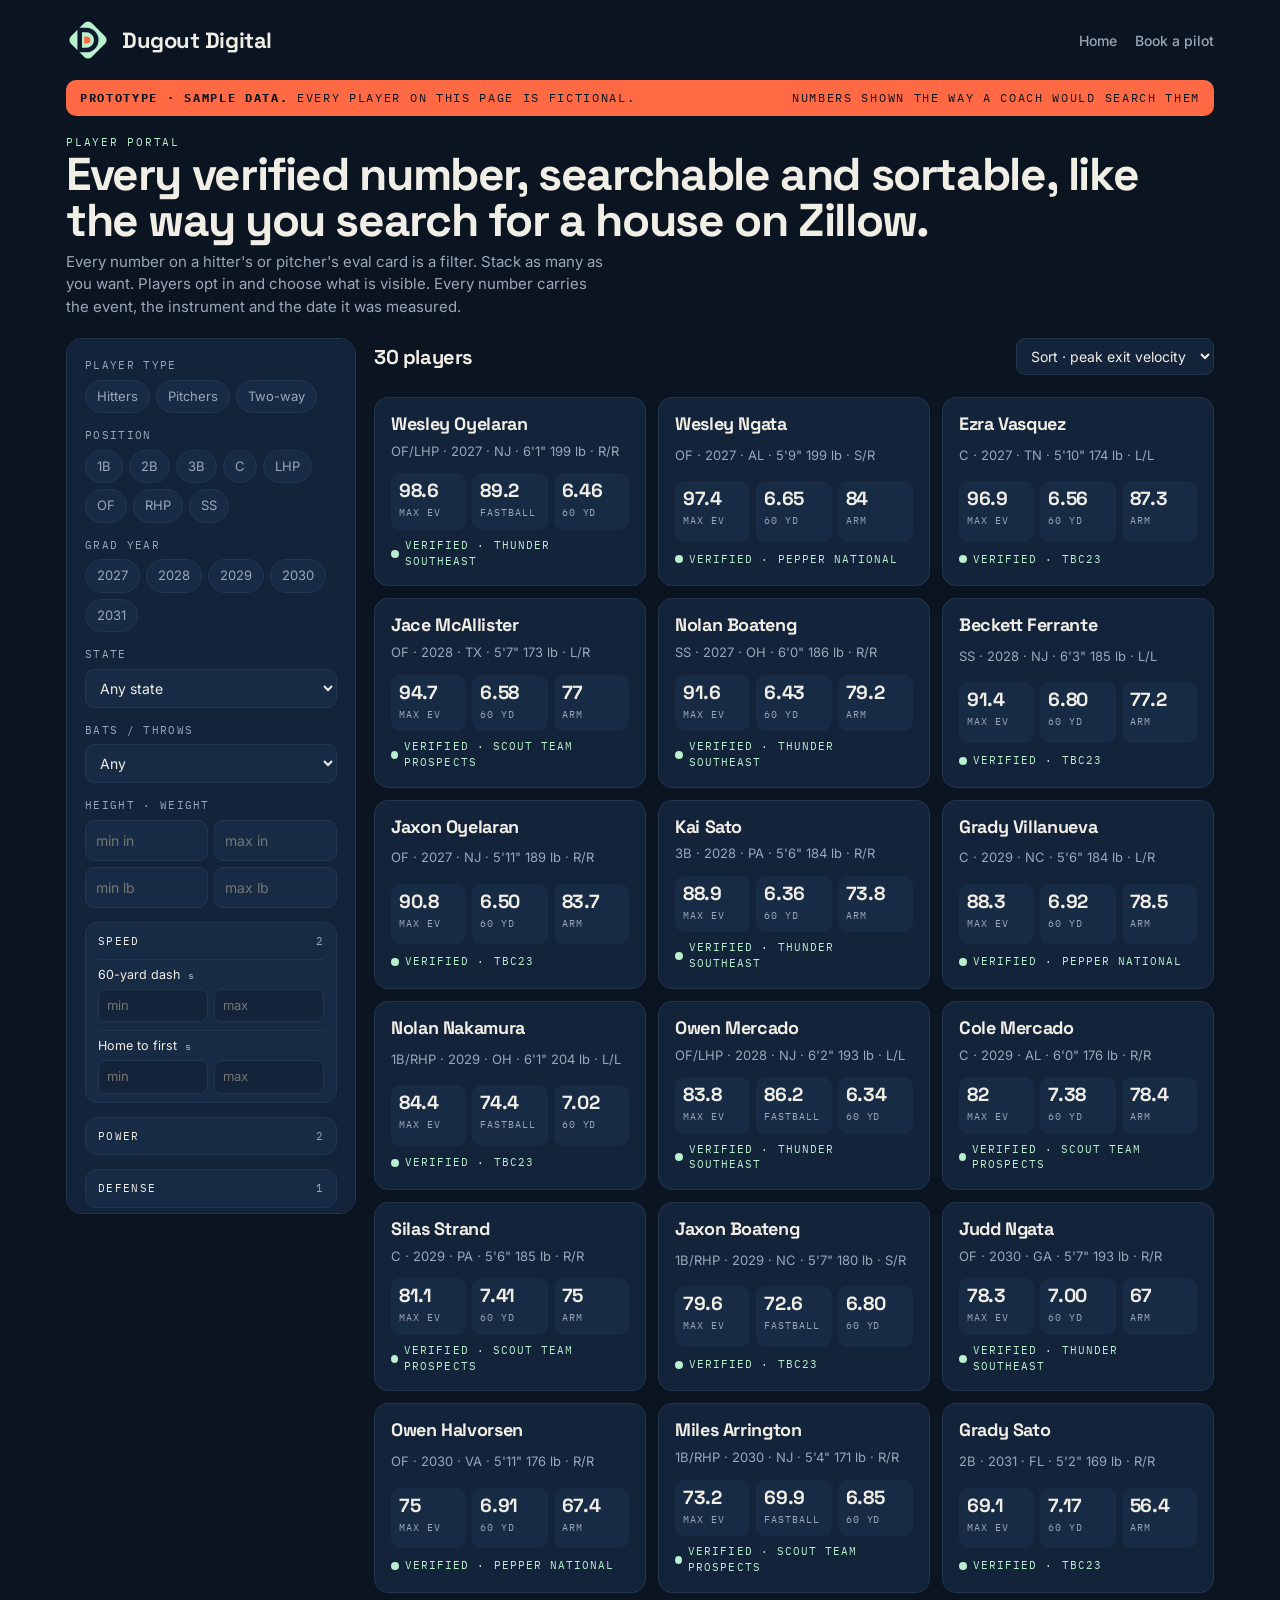
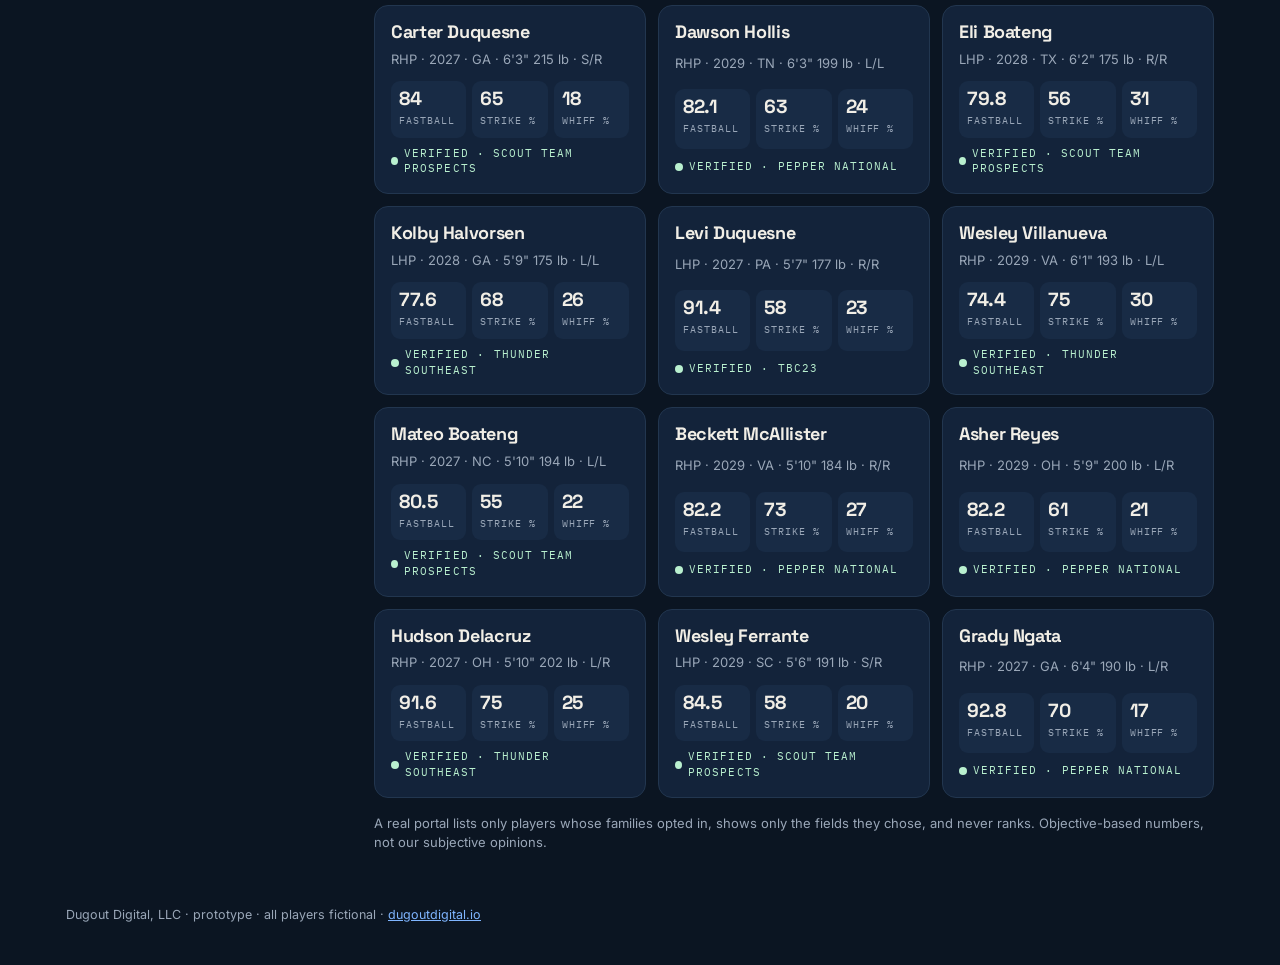
<file: portal.html>
<!doctype html>
<html lang="en">
<head>
<meta charset="utf-8">
<meta name="viewport" content="width=device-width, initial-scale=1, viewport-fit=cover">
<title>Dugout Digital · Player Portal</title>
<meta name="description" content="Prototype of the Dugout Digital Player Portal: every verified evaluation number searchable and filterable by college coaches. Sample data only.">
<link rel="icon" type="image/svg+xml" href="data:image/svg+xml,%3Csvg xmlns='http://www.w3.org/2000/svg' viewBox='0 0 150 150'%3E%3Crect width='150' height='150' rx='34' fill='%230E1A2B'/%3E%3Crect x='25' y='25' width='100' height='100' rx='18' transform='rotate(45 75 75)' fill='%23B9F0CF'/%3E%3Cg transform='translate(39,33) scale(0.6)'%3E%3Cpath fill-rule='evenodd' d='M0 0H50A70 70 0 0 1 50 140H0ZM26 26H50A44 44 0 0 1 50 114H26Z' fill='%230E1A2B'/%3E%3Cpath d='M38 50H54A20 20 0 0 1 54 90H38Z' fill='%23FF6A45'/%3E%3C/g%3E%3C/svg%3E">
<link rel="stylesheet" href="https://fonts.googleapis.com/css2?family=Space+Grotesk:wght@500;700&family=Inter:wght@400;500;600&family=IBM+Plex+Mono:wght@500&display=swap">
<link rel="stylesheet" href="inquiry.css">
<style>
:root{--bg:#0B1522;--panel:#13233A;--panel2:#182B45;--line:#22364F;--ink:#F1EEE6;--muted:#9AA7B8;--electric:#2F5BFF;--sky:#7FB5FF;--mint:#B9F0CF;--coral:#FF6A45;--display:"Space Grotesk","Helvetica Neue",Arial,sans-serif;--body:"Inter","Segoe UI",system-ui,sans-serif;--mono:"IBM Plex Mono",ui-monospace,Menlo,monospace;color-scheme:dark}
:root:not([data-theme="light"]){}
:root[data-theme="dark"]{}
*{box-sizing:border-box}html,body{margin:0}
body{background:var(--bg);color:var(--ink);font-family:var(--body);font-size:15px;line-height:1.5}
.wrap{max-width:1180px;margin:0 auto;padding-inline:16px}
nav{display:flex;justify-content:space-between;align-items:center;padding-block:18px;gap:16px}
.mark{display:flex;align-items:center;gap:12px;text-decoration:none;color:var(--ink);font-family:var(--display);font-weight:700;font-size:22px;letter-spacing:-.02em;white-space:nowrap}
.mark svg{width:44px;height:44px}
nav .links{display:flex;gap:18px;font-size:14px;font-weight:500}nav .links a{color:var(--muted);text-decoration:none}nav .links a:hover{color:var(--ink)}
.sample{background:var(--coral);color:#0B1522;font-family:var(--mono);font-size:12px;letter-spacing:.14em;text-transform:uppercase;padding:9px 14px;border-radius:10px;display:flex;justify-content:space-between;gap:12px;flex-wrap:wrap;margin-bottom:18px}
.sample b{font-weight:700}
h1{font-family:var(--display);font-size:clamp(30px,4.5vw,46px);letter-spacing:-.03em;line-height:1;margin:0 0 8px}
.lead{color:var(--muted);max-width:60ch;margin:0 0 20px}
.eyebrow{font-family:var(--mono);font-size:11px;letter-spacing:.16em;text-transform:uppercase;color:var(--mint)}
.layout{display:grid;grid-template-columns:290px 1fr;gap:18px;align-items:start}
@media (max-width:860px){.layout{grid-template-columns:1fr}}
.filters{background:var(--panel);border:1px solid var(--line);border-radius:16px;padding:18px;display:grid;gap:14px;position:sticky;top:12px}
.f{display:grid;gap:6px}
.f label{font-family:var(--mono);font-size:11px;letter-spacing:.12em;text-transform:uppercase;color:var(--muted)}
.f select,.f input[type=number]{background:var(--panel2);border:1px solid var(--line);color:var(--ink);border-radius:9px;padding:9px 10px;font:inherit;font-size:14px;width:100%}
.f .row{display:grid;grid-template-columns:1fr 1fr;gap:8px}
.f .rng{display:flex;justify-content:space-between;font-family:var(--mono);font-size:12px;color:var(--ink)}
input[type=range]{width:100%;accent-color:var(--electric)}
.chips{display:flex;flex-wrap:wrap;gap:6px}
.chips button{background:var(--panel2);border:1px solid var(--line);color:var(--muted);border-radius:999px;padding:6px 11px;font:inherit;font-size:13px;cursor:pointer}
.chips button.on{background:var(--electric);border-color:var(--electric);color:#fff}
.reset{background:none;border:1px solid var(--line);color:var(--muted);border-radius:9px;padding:9px;font:inherit;cursor:pointer}
.bar{display:flex;justify-content:space-between;align-items:center;gap:12px;margin-bottom:12px;flex-wrap:wrap}
.bar .n{font-family:var(--display);font-weight:700;font-size:20px;letter-spacing:-.02em}
.bar select{background:var(--panel);border:1px solid var(--line);color:var(--ink);border-radius:9px;padding:8px 10px;font:inherit;font-size:14px}
.grid{display:grid;grid-template-columns:repeat(auto-fill,minmax(250px,1fr));gap:12px}
.card{background:var(--panel);border:1px solid var(--line);border-radius:14px;padding:16px;display:grid;gap:8px;cursor:pointer;transition:transform .12s,border-color .12s}
.card:hover{transform:translateY(-2px);border-color:var(--sky)}
.card .nm{font-family:var(--display);font-weight:700;font-size:18px;letter-spacing:-.02em;line-height:1.1}
.card .sub{font-size:13px;color:var(--muted)}
.card .stats{display:grid;grid-template-columns:repeat(3,1fr);gap:6px;margin-top:4px}
.card .stats div{background:var(--panel2);border-radius:9px;padding:8px 8px 7px}
.card .stats b{display:block;font-family:var(--display);font-size:19px;letter-spacing:-.02em;line-height:1}
.card .stats span{font-family:var(--mono);font-size:9.5px;letter-spacing:.1em;text-transform:uppercase;color:var(--muted)}
.card .ver{font-family:var(--mono);font-size:10.5px;letter-spacing:.1em;text-transform:uppercase;color:var(--mint);display:flex;align-items:center;gap:6px}
.card .ver i{width:8px;height:8px;border-radius:50%;background:var(--mint);display:inline-block}
.empty{color:var(--muted);padding:30px;text-align:center;border:1px dashed var(--line);border-radius:14px}
.modal{position:fixed;inset:0;background:rgba(5,10,18,.8);display:none;align-items:center;justify-content:center;padding:16px;z-index:9}
.modal.open{display:flex}
.mbox{background:var(--panel);border:1px solid var(--line);border-radius:18px;max-width:640px;width:100%;padding:24px;display:grid;gap:14px;max-height:92vh;overflow:auto}
.mbox h2{font-family:var(--display);font-size:26px;letter-spacing:-.03em;margin:0;line-height:1}
.mbox .tbl{display:grid;grid-template-columns:repeat(auto-fit,minmax(140px,1fr));gap:8px}
.mbox .tbl div{background:var(--panel2);border-radius:10px;padding:10px}
.mbox .tbl b{display:block;font-family:var(--display);font-size:22px;letter-spacing:-.02em;line-height:1}
.mbox .tbl span{font-family:var(--mono);font-size:10px;letter-spacing:.1em;text-transform:uppercase;color:var(--muted)}
.mbox .x{justify-self:end;background:none;border:1px solid var(--line);color:var(--ink);border-radius:9px;padding:8px 12px;font:inherit;cursor:pointer}
.note{font-size:13px;color:var(--muted)}
footer{padding-block:40px;color:var(--muted);font-size:12.5px}

.fg{border:1px solid var(--line);border-radius:12px;padding:0 12px;background:var(--panel2)}
.fg summary{cursor:pointer;font-family:var(--mono);font-size:11px;letter-spacing:.12em;text-transform:uppercase;color:var(--ink);padding:10px 0;display:flex;justify-content:space-between}
.fg summary span{color:var(--muted)}
.fr{display:grid;gap:4px;padding:6px 0 8px;border-top:1px solid var(--line)}
.fr label{font-size:12.5px;color:var(--ink)}.fr label small{color:var(--muted);font-family:var(--mono);font-size:10px;margin-left:4px}
.mm{display:grid;grid-template-columns:1fr 1fr;gap:6px}
.mm input{background:var(--panel);border:1px solid var(--line);color:var(--ink);border-radius:8px;padding:6px 8px;font:inherit;font-size:13px;width:100%}
.filters{max-height:calc(100vh - 24px);overflow:auto}
.active{display:flex;flex-wrap:wrap;gap:6px;margin-bottom:10px}
.active span{background:var(--electric);color:#fff;border-radius:999px;padding:4px 10px;font-size:12px;font-family:var(--mono)}
.card .stats{grid-template-columns:repeat(3,1fr)}
</style>
</head>
<body>
<div class="wrap">
  <nav>
    <a class="mark" href="index.html" aria-label="Dugout Digital home"><svg viewBox="0 0 150 150" aria-hidden="true"><rect x="25" y="25" width="100" height="100" rx="18" transform="rotate(45 75 75)" fill="#B9F0CF"/><g transform="translate(39,33) scale(0.6)"><path fill-rule="evenodd" d="M0 0H50A70 70 0 0 1 50 140H0ZM26 26H50A44 44 0 0 1 50 114H26Z" fill="#0E1A2B"/><path d="M38 50H54A20 20 0 0 1 54 90H38Z" fill="#FF6A45"/></g></svg>Dugout Digital</a>
    <div class="links"><a href="index.html">Home</a><a href="index.html#pilot" data-inquiry>Book a pilot</a></div>
  </nav>
  <div class="sample"><span><b>Prototype · sample data.</b> Every player on this page is fictional.</span><span>Numbers shown the way a coach would search them</span></div>
  <div class="eyebrow">Player Portal</div>
  <h1>Every verified number, searchable and sortable, like the way you search for a house on Zillow.</h1>
  <p class="lead">Every number on a hitter's or pitcher's eval card is a filter. Stack as many as you want. Players opt in and choose what is visible. Every number carries the event, the instrument and the date it was measured.</p>
  <div class="layout">
    <aside class="filters" aria-label="Filters">
      <div class="f"><label>Player type</label><div class="chips" id="roleChips"><button data-v="H">Hitters</button><button data-v="P">Pitchers</button><button data-v="2W">Two-way</button></div></div>
      <div class="f"><label>Position</label><div class="chips" id="posChips"></div></div>
      <div class="f"><label>Grad year</label><div class="chips" id="gradChips"></div></div>
      <div class="f"><label>State</label><select id="st"><option value="">Any state</option></select></div>
      <div class="f"><label>Bats / throws</label><select id="bt"><option value="">Any</option><option>R/R</option><option>L/L</option><option>L/R</option><option>S/R</option></select></div>
      <div class="f"><label>Height · weight</label><div class="mm"><input type="number" data-k="ht" data-side="min" placeholder="min in"><input type="number" data-k="ht" data-side="max" placeholder="max in"></div><div class="mm"><input type="number" data-k="wt" data-side="min" placeholder="min lb"><input type="number" data-k="wt" data-side="max" placeholder="max lb"></div></div>
      <details class="fg" open><summary>Speed <span>2</span></summary><div class="fr"><label>60-yard dash <small>s</small></label><div class="mm"><input type="number" step="any" data-k="sixty" data-side="min" placeholder="min"><input type="number" step="any" data-k="sixty" data-side="max" placeholder="max"></div></div><div class="fr"><label>Home to first <small>s</small></label><div class="mm"><input type="number" step="any" data-k="h1" data-side="min" placeholder="min"><input type="number" step="any" data-k="h1" data-side="max" placeholder="max"></div></div></details><details class="fg"><summary>Power <span>2</span></summary><div class="fr"><label>Vertical jump <small>in</small></label><div class="mm"><input type="number" step="any" data-k="vert" data-side="min" placeholder="min"><input type="number" step="any" data-k="vert" data-side="max" placeholder="max"></div></div><div class="fr"><label>Broad jump <small>in</small></label><div class="mm"><input type="number" step="any" data-k="broad" data-side="min" placeholder="min"><input type="number" step="any" data-k="broad" data-side="max" placeholder="max"></div></div></details><details class="fg"><summary>Defense <span>1</span></summary><div class="fr"><label>Position velocity <small>mph</small></label><div class="mm"><input type="number" step="any" data-k="posvelo" data-side="min" placeholder="min"><input type="number" step="any" data-k="posvelo" data-side="max" placeholder="max"></div></div></details><details class="fg" open><summary>Hitting <span>8</span></summary><div class="fr"><label>Peak exit velocity <small>mph</small></label><div class="mm"><input type="number" step="any" data-k="ev" data-side="min" placeholder="min"><input type="number" step="any" data-k="ev" data-side="max" placeholder="max"></div></div><div class="fr"><label>EV50 <small>mph</small></label><div class="mm"><input type="number" step="any" data-k="ev50" data-side="min" placeholder="min"><input type="number" step="any" data-k="ev50" data-side="max" placeholder="max"></div></div><div class="fr"><label>Hard-hit % <small>%</small></label><div class="mm"><input type="number" step="any" data-k="hardhit" data-side="min" placeholder="min"><input type="number" step="any" data-k="hardhit" data-side="max" placeholder="max"></div></div><div class="fr"><label>Barrel % <small>%</small></label><div class="mm"><input type="number" step="any" data-k="barrel" data-side="min" placeholder="min"><input type="number" step="any" data-k="barrel" data-side="max" placeholder="max"></div></div><div class="fr"><label>Launch 0–30° % <small>%</small></label><div class="mm"><input type="number" step="any" data-k="la030" data-side="min" placeholder="min"><input type="number" step="any" data-k="la030" data-side="max" placeholder="max"></div></div><div class="fr"><label>Bat speed <small>mph</small></label><div class="mm"><input type="number" step="any" data-k="batspeed" data-side="min" placeholder="min"><input type="number" step="any" data-k="batspeed" data-side="max" placeholder="max"></div></div><div class="fr"><label>Attack angle <small>°</small></label><div class="mm"><input type="number" step="any" data-k="aa" data-side="min" placeholder="min"><input type="number" step="any" data-k="aa" data-side="max" placeholder="max"></div></div><div class="fr"><label>Time to contact <small>s</small></label><div class="mm"><input type="number" step="any" data-k="ttc" data-side="min" placeholder="min"><input type="number" step="any" data-k="ttc" data-side="max" placeholder="max"></div></div></details><details class="fg"><summary>Swing decisions <span>5</span></summary><div class="fr"><label>Correct decision % <small>%</small></label><div class="mm"><input type="number" step="any" data-k="correct" data-side="min" placeholder="min"><input type="number" step="any" data-k="correct" data-side="max" placeholder="max"></div></div><div class="fr"><label>Heart-zone swing % <small>%</small></label><div class="mm"><input type="number" step="any" data-k="heart" data-side="min" placeholder="min"><input type="number" step="any" data-k="heart" data-side="max" placeholder="max"></div></div><div class="fr"><label>In-zone swing % <small>%</small></label><div class="mm"><input type="number" step="any" data-k="zone" data-side="min" placeholder="min"><input type="number" step="any" data-k="zone" data-side="max" placeholder="max"></div></div><div class="fr"><label>Out-zone take % <small>%</small></label><div class="mm"><input type="number" step="any" data-k="take" data-side="min" placeholder="min"><input type="number" step="any" data-k="take" data-side="max" placeholder="max"></div></div><div class="fr"><label>Chase % <small>%</small></label><div class="mm"><input type="number" step="any" data-k="chase" data-side="min" placeholder="min"><input type="number" step="any" data-k="chase" data-side="max" placeholder="max"></div></div></details><details class="fg" open><summary>Pitching <span>12</span></summary><div class="fr"><label>Recruiting readiness <small>20–80</small></label><div class="mm"><input type="number" step="any" data-k="rrs" data-side="min" placeholder="min"><input type="number" step="any" data-k="rrs" data-side="max" placeholder="max"></div></div><div class="fr"><label>Fastball peak <small>mph</small></label><div class="mm"><input type="number" step="any" data-k="fbpeak" data-side="min" placeholder="min"><input type="number" step="any" data-k="fbpeak" data-side="max" placeholder="max"></div></div><div class="fr"><label>Fastball average <small>mph</small></label><div class="mm"><input type="number" step="any" data-k="fbavg" data-side="min" placeholder="min"><input type="number" step="any" data-k="fbavg" data-side="max" placeholder="max"></div></div><div class="fr"><label>Strike % <small>%</small></label><div class="mm"><input type="number" step="any" data-k="strike" data-side="min" placeholder="min"><input type="number" step="any" data-k="strike" data-side="max" placeholder="max"></div></div><div class="fr"><label>Whiff % <small>%</small></label><div class="mm"><input type="number" step="any" data-k="whiff" data-side="min" placeholder="min"><input type="number" step="any" data-k="whiff" data-side="max" placeholder="max"></div></div><div class="fr"><label>Chase % (pitcher) <small>%</small></label><div class="mm"><input type="number" step="any" data-k="pchase" data-side="min" placeholder="min"><input type="number" step="any" data-k="pchase" data-side="max" placeholder="max"></div></div><div class="fr"><label>Induced vertical break <small>in</small></label><div class="mm"><input type="number" step="any" data-k="ivb" data-side="min" placeholder="min"><input type="number" step="any" data-k="ivb" data-side="max" placeholder="max"></div></div><div class="fr"><label>Horizontal break <small>in</small></label><div class="mm"><input type="number" step="any" data-k="hb" data-side="min" placeholder="min"><input type="number" step="any" data-k="hb" data-side="max" placeholder="max"></div></div><div class="fr"><label>Spin rate <small>rpm</small></label><div class="mm"><input type="number" step="any" data-k="spin" data-side="min" placeholder="min"><input type="number" step="any" data-k="spin" data-side="max" placeholder="max"></div></div><div class="fr"><label>Extension <small>ft</small></label><div class="mm"><input type="number" step="any" data-k="ext" data-side="min" placeholder="min"><input type="number" step="any" data-k="ext" data-side="max" placeholder="max"></div></div><div class="fr"><label>Release height <small>ft</small></label><div class="mm"><input type="number" step="any" data-k="relh" data-side="min" placeholder="min"><input type="number" step="any" data-k="relh" data-side="max" placeholder="max"></div></div><div class="fr"><label>Vertical approach angle <small>°</small></label><div class="mm"><input type="number" step="any" data-k="vaa" data-side="min" placeholder="min"><input type="number" step="any" data-k="vaa" data-side="max" placeholder="max"></div></div></details>
      <div class="f"><label>Verified at</label><select id="ev_"><option value="">Any partner event</option></select></div>
      <button class="reset" id="reset">Clear all filters</button>
    </aside>
    <main>
      <div class="bar"><div class="n"><span id="count">0</span> players</div><select id="sort"><option value="ev">Sort · peak exit velocity</option><option value="sixty">60-yard dash</option><option value="h1">Home to first</option><option value="vert">Vertical jump</option><option value="broad">Broad jump</option><option value="posvelo">Position velocity</option><option value="ev">Peak exit velocity</option><option value="ev50">EV50</option><option value="hardhit">Hard-hit %</option><option value="barrel">Barrel %</option><option value="la030">Launch 0–30° %</option><option value="batspeed">Bat speed</option><option value="aa">Attack angle</option><option value="ttc">Time to contact</option><option value="correct">Correct decision %</option><option value="heart">Heart-zone swing %</option><option value="zone">In-zone swing %</option><option value="take">Out-zone take %</option><option value="chase">Chase %</option><option value="rrs">Recruiting readiness</option><option value="fbpeak">Fastball peak</option><option value="fbavg">Fastball average</option><option value="strike">Strike %</option><option value="whiff">Whiff %</option><option value="pchase">Chase % (pitcher)</option><option value="ivb">Induced vertical break</option><option value="hb">Horizontal break</option><option value="spin">Spin rate</option><option value="ext">Extension</option><option value="relh">Release height</option><option value="vaa">Vertical approach angle</option><option value="grad">Grad year</option><option value="ht">Height</option></select></div>
      <div class="active" id="active"></div>
      <div class="grid" id="grid"></div>
      <div class="empty" id="empty" style="display:none">No players match. Loosen a filter.</div>
      <p class="note" style="margin-top:16px">A real portal lists only players whose families opted in, shows only the fields they chose, and never ranks. Objective-based numbers, not our subjective opinions.</p>
    </main>
  </div>
  <footer>Dugout Digital, LLC · prototype · all players fictional · <a href="index.html" style="color:var(--sky)">dugoutdigital.io</a></footer>
</div>
<div class="modal" id="modal" onclick="if(event.target===this)closeM()"><div class="mbox" role="dialog" aria-modal="true" aria-labelledby="mt"><button class="x" onclick="closeM()">Close</button><div id="mb"></div></div></div>
<script>
const P=[{"name": "Jaxon Oyelaran", "grad": 2027, "pos": "OF", "st": "NJ", "ht": 71, "wt": 189, "bt": "R/R", "event": "TBC23 Winter Prospect Camp", "date": "2026-10-18", "brand": "TBC23", "sixty": 6.5, "h1": 4.09, "vert": 24.9, "broad": 105, "posvelo": 83.7, "ev": 90.8, "ev50": 83.5, "hardhit": 68, "barrel": 39, "la030": 71, "batspeed": 69.1, "aa": 10.1, "ttc": 0.136, "correct": 83, "heart": 85, "zone": 83, "take": 73, "chase": 18, "role": "H"}, {"name": "Judd Ngata", "grad": 2030, "pos": "OF", "st": "GA", "ht": 67, "wt": 193, "bt": "R/R", "event": "Thunder Southeast Fall Classic", "date": "2026-10-25", "brand": "Thunder Southeast", "sixty": 7.0, "h1": 4.51, "vert": 20.7, "broad": 102, "posvelo": 67.0, "ev": 78.3, "ev50": 67.5, "hardhit": 37, "barrel": 13, "la030": 77, "batspeed": 61.1, "aa": 13.0, "ttc": 0.15, "correct": 62, "heart": 67, "zone": 61, "take": 71, "chase": 24, "role": "H"}, {"name": "Carter Duquesne", "grad": 2027, "pos": "RHP", "st": "GA", "ht": 75, "wt": 215, "bt": "S/R", "event": "Scout Team Prospects Showcase", "date": "2026-10-25", "brand": "Scout Team Prospects", "sixty": 6.59, "h1": 4.06, "vert": 22.1, "broad": 100, "posvelo": 80.5, "fbpeak": 84.0, "fbavg": 81.7, "strike": 65, "whiff": 18, "pchase": 38, "ivb": 14.6, "hb": 16.6, "spin": 2098, "ext": 6.3, "relh": 5.8, "vaa": -4.7, "rrs": 64, "arsenal": ["SI", "CT", "SL", "4S"], "role": "P"}, {"name": "Jace McAllister", "grad": 2028, "pos": "OF", "st": "TX", "ht": 67, "wt": 173, "bt": "L/R", "event": "Scout Team Prospects Showcase", "date": "2026-10-25", "brand": "Scout Team Prospects", "sixty": 6.58, "h1": 4.49, "vert": 31.9, "broad": 107, "posvelo": 77.0, "ev": 94.7, "ev50": 86.5, "hardhit": 51, "barrel": 24, "la030": 71, "batspeed": 72.8, "aa": 12.9, "ttc": 0.149, "correct": 77, "heart": 85, "zone": 81, "take": 68, "chase": 23, "role": "H"}, {"name": "Dawson Hollis", "grad": 2029, "pos": "RHP", "st": "TN", "ht": 75, "wt": 199, "bt": "L/L", "event": "Pepper National Invitational", "date": "2026-10-18", "brand": "Pepper National", "sixty": 7.32, "h1": 4.3, "vert": 20.5, "broad": 86, "posvelo": 73.4, "fbpeak": 82.1, "fbavg": 80.3, "strike": 63, "whiff": 24, "pchase": 28, "ivb": 18.7, "hb": 11.4, "spin": 2019, "ext": 5.7, "relh": 6.4, "vaa": -5.9, "rrs": 32, "arsenal": ["CB", "SI"], "role": "P"}, {"name": "Beckett Ferrante", "grad": 2028, "pos": "SS", "st": "NJ", "ht": 75, "wt": 185, "bt": "L/L", "event": "TBC23 Winter Prospect Camp", "date": "2026-11-01", "brand": "TBC23", "sixty": 6.8, "h1": 4.07, "vert": 22.5, "broad": 94, "posvelo": 77.2, "ev": 91.4, "ev50": 82.7, "hardhit": 33, "barrel": 20, "la030": 53, "batspeed": 64.7, "aa": 6.9, "ttc": 0.143, "correct": 63, "heart": 74, "zone": 63, "take": 80, "chase": 13, "role": "H"}, {"name": "Eli Boateng", "grad": 2028, "pos": "LHP", "st": "TX", "ht": 74, "wt": 175, "bt": "R/R", "event": "Scout Team Prospects Showcase", "date": "2026-11-01", "brand": "Scout Team Prospects", "sixty": 6.61, "h1": 4.32, "vert": 22.9, "broad": 107, "posvelo": 78.7, "fbpeak": 79.8, "fbavg": 77.3, "strike": 56, "whiff": 31, "pchase": 33, "ivb": 14.6, "hb": 4.2, "spin": 2043, "ext": 6.5, "relh": 5.9, "vaa": -5.5, "rrs": 62, "arsenal": ["CT", "SL"], "role": "P"}, {"name": "Kolby Halvorsen", "grad": 2028, "pos": "LHP", "st": "GA", "ht": 69, "wt": 175, "bt": "L/L", "event": "Thunder Southeast Fall Classic", "date": "2026-11-01", "brand": "Thunder Southeast", "sixty": 6.32, "h1": 4.44, "vert": 24.7, "broad": 101, "posvelo": 77.6, "fbpeak": 77.6, "fbavg": 75.8, "strike": 68, "whiff": 26, "pchase": 22, "ivb": 10.4, "hb": 16.0, "spin": 2335, "ext": 6.3, "relh": 6.2, "vaa": -4.6, "rrs": 33, "arsenal": ["CH", "CB"], "role": "P"}, {"name": "Owen Halvorsen", "grad": 2030, "pos": "OF", "st": "VA", "ht": 71, "wt": 176, "bt": "R/R", "event": "Pepper National Invitational", "date": "2026-11-01", "brand": "Pepper National", "sixty": 6.91, "h1": 4.28, "vert": 20.5, "broad": 92, "posvelo": 67.4, "ev": 75.0, "ev50": 64.3, "hardhit": 43, "barrel": 28, "la030": 83, "batspeed": 59.2, "aa": 8.9, "ttc": 0.149, "correct": 67, "heart": 71, "zone": 74, "take": 79, "chase": 11, "role": "H"}, {"name": "Wesley Oyelaran", "grad": 2027, "pos": "OF/LHP", "st": "NJ", "ht": 73, "wt": 199, "bt": "R/R", "event": "Thunder Southeast Fall Classic", "date": "2026-10-18", "brand": "Thunder Southeast", "sixty": 6.46, "h1": 4.32, "vert": 30.0, "broad": 101, "posvelo": 85.6, "ev": 98.6, "ev50": 90.0, "hardhit": 42, "barrel": 23, "la030": 67, "batspeed": 71.2, "aa": 8.7, "ttc": 0.167, "correct": 82, "heart": 81, "zone": 61, "take": 68, "chase": 21, "fbpeak": 89.2, "fbavg": 87.5, "strike": 62, "whiff": 25, "pchase": 40, "ivb": 18.0, "hb": 11.0, "spin": 2190, "ext": 6.6, "relh": 5.4, "vaa": -6.3, "rrs": 50, "arsenal": ["SI", "SL"], "role": "2W"}, {"name": "Levi Duquesne", "grad": 2027, "pos": "LHP", "st": "PA", "ht": 67, "wt": 177, "bt": "R/R", "event": "TBC23 Winter Prospect Camp", "date": "2026-10-11", "brand": "TBC23", "sixty": 6.83, "h1": 4.08, "vert": 25.4, "broad": 106, "posvelo": 85.8, "fbpeak": 91.4, "fbavg": 89.2, "strike": 58, "whiff": 23, "pchase": 34, "ivb": 12.0, "hb": 6.4, "spin": 2253, "ext": 6.7, "relh": 6.0, "vaa": -6.2, "rrs": 31, "arsenal": ["SI", "CB", "SL", "CH"], "role": "P"}, {"name": "Wesley Villanueva", "grad": 2029, "pos": "RHP", "st": "VA", "ht": 73, "wt": 193, "bt": "L/L", "event": "Thunder Southeast Fall Classic", "date": "2026-10-11", "brand": "Thunder Southeast", "sixty": 6.73, "h1": 4.57, "vert": 23.2, "broad": 102, "posvelo": 79.6, "fbpeak": 74.4, "fbavg": 71.7, "strike": 75, "whiff": 30, "pchase": 41, "ivb": 14.8, "hb": 14.4, "spin": 2161, "ext": 6.2, "relh": 6.0, "vaa": -6.5, "rrs": 47, "arsenal": ["SI", "SL", "4S", "CH"], "role": "P"}, {"name": "Mateo Boateng", "grad": 2027, "pos": "RHP", "st": "NC", "ht": 70, "wt": 194, "bt": "L/L", "event": "Scout Team Prospects Showcase", "date": "2026-10-25", "brand": "Scout Team Prospects", "sixty": 6.33, "h1": 4.23, "vert": 27.6, "broad": 98, "posvelo": 80.5, "fbpeak": 80.5, "fbavg": 78.4, "strike": 55, "whiff": 22, "pchase": 29, "ivb": 13.9, "hb": 8.0, "spin": 2500, "ext": 6.1, "relh": 5.5, "vaa": -4.8, "rrs": 45, "arsenal": ["CT", "CH", "CB", "SI"], "role": "P"}, {"name": "Miles Arrington", "grad": 2030, "pos": "1B/RHP", "st": "NJ", "ht": 64, "wt": 171, "bt": "R/R", "event": "Scout Team Prospects Showcase", "date": "2026-10-25", "brand": "Scout Team Prospects", "sixty": 6.85, "h1": 4.32, "vert": 21.5, "broad": 96, "posvelo": 65.7, "ev": 73.2, "ev50": 66.0, "hardhit": 57, "barrel": 31, "la030": 55, "batspeed": 62.4, "aa": 4.4, "ttc": 0.133, "correct": 85, "heart": 84, "zone": 63, "take": 74, "chase": 17, "fbpeak": 69.9, "fbavg": 67.4, "strike": 67, "whiff": 29, "pchase": 30, "ivb": 18.9, "hb": 5.2, "spin": 2451, "ext": 6.2, "relh": 6.3, "vaa": -5.4, "rrs": 40, "arsenal": ["SI", "CB", "SL"], "role": "2W"}, {"name": "Jaxon Boateng", "grad": 2029, "pos": "1B/RHP", "st": "NC", "ht": 67, "wt": 180, "bt": "S/R", "event": "TBC23 Winter Prospect Camp", "date": "2026-11-01", "brand": "TBC23", "sixty": 6.8, "h1": 4.73, "vert": 21.2, "broad": 86, "posvelo": 68.8, "ev": 79.6, "ev50": 71.7, "hardhit": 44, "barrel": 30, "la030": 73, "batspeed": 59.7, "aa": 9.2, "ttc": 0.169, "correct": 81, "heart": 70, "zone": 64, "take": 67, "chase": 26, "fbpeak": 72.6, "fbavg": 70.1, "strike": 73, "whiff": 31, "pchase": 40, "ivb": 18.1, "hb": 13.3, "spin": 2099, "ext": 6.7, "relh": 6.2, "vaa": -5.0, "rrs": 39, "arsenal": ["CH", "SL"], "role": "2W"}, {"name": "Wesley Ngata", "grad": 2027, "pos": "OF", "st": "AL", "ht": 69, "wt": 199, "bt": "S/R", "event": "Pepper National Invitational", "date": "2026-10-18", "brand": "Pepper National", "sixty": 6.65, "h1": 4.4, "vert": 25.4, "broad": 97, "posvelo": 84.0, "ev": 97.4, "ev50": 90.1, "hardhit": 58, "barrel": 38, "la030": 51, "batspeed": 70.1, "aa": 11.8, "ttc": 0.14, "correct": 74, "heart": 79, "zone": 61, "take": 80, "chase": 18, "role": "H"}, {"name": "Nolan Nakamura", "grad": 2029, "pos": "1B/RHP", "st": "OH", "ht": 73, "wt": 204, "bt": "L/L", "event": "TBC23 Winter Prospect Camp", "date": "2026-10-11", "brand": "TBC23", "sixty": 7.02, "h1": 4.49, "vert": 23.5, "broad": 89, "posvelo": 68.3, "ev": 84.4, "ev50": 74.3, "hardhit": 63, "barrel": 36, "la030": 48, "batspeed": 60.5, "aa": 10.7, "ttc": 0.168, "correct": 65, "heart": 82, "zone": 68, "take": 74, "chase": 11, "fbpeak": 74.4, "fbavg": 72.3, "strike": 60, "whiff": 30, "pchase": 38, "ivb": 14.1, "hb": 14.1, "spin": 2194, "ext": 6.1, "relh": 5.8, "vaa": -4.8, "rrs": 53, "arsenal": ["SI", "CT"], "role": "2W"}, {"name": "Beckett McAllister", "grad": 2029, "pos": "RHP", "st": "VA", "ht": 70, "wt": 184, "bt": "R/R", "event": "Pepper National Invitational", "date": "2026-10-25", "brand": "Pepper National", "sixty": 6.83, "h1": 4.31, "vert": 25.3, "broad": 90, "posvelo": 73.2, "fbpeak": 82.2, "fbavg": 79.2, "strike": 73, "whiff": 27, "pchase": 30, "ivb": 13.8, "hb": 16.9, "spin": 2378, "ext": 5.7, "relh": 6.0, "vaa": -5.1, "rrs": 62, "arsenal": ["SL", "SI"], "role": "P"}, {"name": "Silas Strand", "grad": 2029, "pos": "C", "st": "PA", "ht": 66, "wt": 185, "bt": "R/R", "event": "Scout Team Prospects Showcase", "date": "2026-10-18", "brand": "Scout Team Prospects", "sixty": 7.41, "h1": 4.53, "vert": 18.3, "broad": 90, "posvelo": 75.0, "ev": 81.1, "ev50": 72.8, "hardhit": 60, "barrel": 21, "la030": 74, "batspeed": 62.9, "aa": 8.8, "ttc": 0.154, "correct": 64, "heart": 82, "zone": 71, "take": 69, "chase": 29, "role": "H"}, {"name": "Nolan Boateng", "grad": 2027, "pos": "SS", "st": "OH", "ht": 72, "wt": 186, "bt": "R/R", "event": "Thunder Southeast Fall Classic", "date": "2026-10-25", "brand": "Thunder Southeast", "sixty": 6.43, "h1": 4.27, "vert": 27.5, "broad": 104, "posvelo": 79.2, "ev": 91.6, "ev50": 81.8, "hardhit": 34, "barrel": 39, "la030": 84, "batspeed": 76.2, "aa": 6.8, "ttc": 0.162, "correct": 66, "heart": 81, "zone": 65, "take": 68, "chase": 18, "role": "H"}, {"name": "Kai Sato", "grad": 2028, "pos": "3B", "st": "PA", "ht": 66, "wt": 184, "bt": "R/R", "event": "Thunder Southeast Fall Classic", "date": "2026-10-18", "brand": "Thunder Southeast", "sixty": 6.36, "h1": 4.45, "vert": 24.2, "broad": 95, "posvelo": 73.8, "ev": 88.9, "ev50": 79.8, "hardhit": 60, "barrel": 39, "la030": 56, "batspeed": 74.0, "aa": 4.4, "ttc": 0.152, "correct": 63, "heart": 71, "zone": 69, "take": 74, "chase": 10, "role": "H"}, {"name": "Asher Reyes", "grad": 2029, "pos": "RHP", "st": "OH", "ht": 69, "wt": 200, "bt": "L/R", "event": "Pepper National Invitational", "date": "2026-11-01", "brand": "Pepper National", "sixty": 7.18, "h1": 4.59, "vert": 22.5, "broad": 94, "posvelo": 71.9, "fbpeak": 82.2, "fbavg": 80.0, "strike": 61, "whiff": 21, "pchase": 23, "ivb": 17.8, "hb": 8.9, "spin": 2109, "ext": 6.6, "relh": 5.6, "vaa": -5.8, "rrs": 48, "arsenal": ["SI", "CH"], "role": "P"}, {"name": "Grady Sato", "grad": 2031, "pos": "2B", "st": "FL", "ht": 62, "wt": 169, "bt": "R/R", "event": "TBC23 Winter Prospect Camp", "date": "2026-10-18", "brand": "TBC23", "sixty": 7.17, "h1": 4.7, "vert": 17.8, "broad": 92, "posvelo": 56.4, "ev": 69.1, "ev50": 58.4, "hardhit": 53, "barrel": 26, "la030": 74, "batspeed": 54.0, "aa": 13.4, "ttc": 0.142, "correct": 69, "heart": 77, "zone": 67, "take": 72, "chase": 23, "role": "H"}, {"name": "Ezra Vasquez", "grad": 2027, "pos": "C", "st": "TN", "ht": 70, "wt": 174, "bt": "L/L", "event": "TBC23 Winter Prospect Camp", "date": "2026-10-18", "brand": "TBC23", "sixty": 6.56, "h1": 4.25, "vert": 23.2, "broad": 104, "posvelo": 87.3, "ev": 96.9, "ev50": 86.1, "hardhit": 33, "barrel": 41, "la030": 66, "batspeed": 66.5, "aa": 15.8, "ttc": 0.146, "correct": 64, "heart": 83, "zone": 68, "take": 74, "chase": 16, "role": "H"}, {"name": "Cole Mercado", "grad": 2029, "pos": "C", "st": "AL", "ht": 72, "wt": 176, "bt": "R/R", "event": "Scout Team Prospects Showcase", "date": "2026-10-18", "brand": "Scout Team Prospects", "sixty": 7.38, "h1": 4.28, "vert": 18.7, "broad": 91, "posvelo": 78.4, "ev": 82.0, "ev50": 72.6, "hardhit": 65, "barrel": 10, "la030": 54, "batspeed": 61.8, "aa": 13.1, "ttc": 0.167, "correct": 71, "heart": 69, "zone": 64, "take": 77, "chase": 15, "role": "H"}, {"name": "Grady Villanueva", "grad": 2029, "pos": "C", "st": "NC", "ht": 66, "wt": 184, "bt": "L/R", "event": "Pepper National Invitational", "date": "2026-11-01", "brand": "Pepper National", "sixty": 6.92, "h1": 4.26, "vert": 23.2, "broad": 89, "posvelo": 78.5, "ev": 88.3, "ev50": 76.9, "hardhit": 53, "barrel": 42, "la030": 51, "batspeed": 70.3, "aa": 8.4, "ttc": 0.132, "correct": 65, "heart": 72, "zone": 63, "take": 78, "chase": 16, "role": "H"}, {"name": "Hudson Delacruz", "grad": 2027, "pos": "RHP", "st": "OH", "ht": 70, "wt": 202, "bt": "L/R", "event": "Thunder Southeast Fall Classic", "date": "2026-11-01", "brand": "Thunder Southeast", "sixty": 6.66, "h1": 4.18, "vert": 22.7, "broad": 95, "posvelo": 80.1, "fbpeak": 91.6, "fbavg": 89.5, "strike": 75, "whiff": 25, "pchase": 29, "ivb": 17.9, "hb": 16.5, "spin": 2222, "ext": 6.0, "relh": 6.2, "vaa": -6.0, "rrs": 50, "arsenal": ["CB", "SI", "SL"], "role": "P"}, {"name": "Owen Mercado", "grad": 2028, "pos": "OF/LHP", "st": "NJ", "ht": 74, "wt": 193, "bt": "L/L", "event": "Thunder Southeast Fall Classic", "date": "2026-11-01", "brand": "Thunder Southeast", "sixty": 6.34, "h1": 4.05, "vert": 27.7, "broad": 106, "posvelo": 72.3, "ev": 83.8, "ev50": 73.9, "hardhit": 69, "barrel": 25, "la030": 71, "batspeed": 71.6, "aa": 10.1, "ttc": 0.144, "correct": 75, "heart": 70, "zone": 73, "take": 80, "chase": 17, "fbpeak": 86.2, "fbavg": 82.9, "strike": 60, "whiff": 22, "pchase": 23, "ivb": 16.4, "hb": 7.1, "spin": 2354, "ext": 6.2, "relh": 5.9, "vaa": -5.5, "rrs": 41, "arsenal": ["4S", "CH", "SL"], "role": "2W"}, {"name": "Wesley Ferrante", "grad": 2029, "pos": "LHP", "st": "SC", "ht": 66, "wt": 191, "bt": "S/R", "event": "Scout Team Prospects Showcase", "date": "2026-10-18", "brand": "Scout Team Prospects", "sixty": 6.85, "h1": 4.41, "vert": 23.3, "broad": 100, "posvelo": 76.5, "fbpeak": 84.5, "fbavg": 82.8, "strike": 58, "whiff": 20, "pchase": 22, "ivb": 13.1, "hb": 11.3, "spin": 2328, "ext": 5.8, "relh": 5.8, "vaa": -4.6, "rrs": 49, "arsenal": ["SL", "CT", "4S"], "role": "P"}, {"name": "Grady Ngata", "grad": 2027, "pos": "RHP", "st": "GA", "ht": 76, "wt": 190, "bt": "L/R", "event": "Pepper National Invitational", "date": "2026-10-25", "brand": "Pepper National", "sixty": 6.32, "h1": 4.16, "vert": 27.6, "broad": 105, "posvelo": 84.1, "fbpeak": 92.8, "fbavg": 89.3, "strike": 70, "whiff": 17, "pchase": 37, "ivb": 16.1, "hb": 12.3, "spin": 2452, "ext": 5.8, "relh": 6.1, "vaa": -4.3, "rrs": 53, "arsenal": ["CH", "SI", "CT"], "role": "P"}];
const F=[["sixty", "60-yard dash", "s", "Speed", true], ["h1", "Home to first", "s", "Speed", true], ["vert", "Vertical jump", "in", "Power", false], ["broad", "Broad jump", "in", "Power", false], ["posvelo", "Position velocity", "mph", "Defense", false], ["ev", "Peak exit velocity", "mph", "Hitting", false], ["ev50", "EV50", "mph", "Hitting", false], ["hardhit", "Hard-hit %", "%", "Hitting", false], ["barrel", "Barrel %", "%", "Hitting", false], ["la030", "Launch 0\u201330\u00b0 %", "%", "Hitting", false], ["batspeed", "Bat speed", "mph", "Hitting", false], ["aa", "Attack angle", "\u00b0", "Hitting", false], ["ttc", "Time to contact", "s", "Hitting", true], ["correct", "Correct decision %", "%", "Swing decisions", false], ["heart", "Heart-zone swing %", "%", "Swing decisions", false], ["zone", "In-zone swing %", "%", "Swing decisions", false], ["take", "Out-zone take %", "%", "Swing decisions", false], ["chase", "Chase %", "%", "Swing decisions", true], ["rrs", "Recruiting readiness", "20\u201380", "Pitching", false], ["fbpeak", "Fastball peak", "mph", "Pitching", false], ["fbavg", "Fastball average", "mph", "Pitching", false], ["strike", "Strike %", "%", "Pitching", false], ["whiff", "Whiff %", "%", "Pitching", false], ["pchase", "Chase % (pitcher)", "%", "Pitching", false], ["ivb", "Induced vertical break", "in", "Pitching", false], ["hb", "Horizontal break", "in", "Pitching", false], ["spin", "Spin rate", "rpm", "Pitching", false], ["ext", "Extension", "ft", "Pitching", false], ["relh", "Release height", "ft", "Pitching", false], ["vaa", "Vertical approach angle", "\u00b0", "Pitching", false]];
const LBL=Object.fromEntries(F.map(f=>[f[0],f[1]])); LBL.ht='Height'; LBL.wt='Weight';
const ft=h=>`${Math.floor(h/12)}'${h%12}"`;
const $=id=>document.getElementById(id);
const sel={pos:new Set(),grad:new Set(),role:new Set()};
const poss=new Set(),grads=new Set(),sts=new Set(),evs=new Set();
P.forEach(p=>{p.pos.split('/').forEach(x=>poss.add(x));grads.add(p.grad);sts.add(p.st);evs.add(p.event)});
function chips(id,vals,key){const el=$(id);if(vals)el.innerHTML=[...vals].sort().map(v=>`<button data-v="${v}">${v}</button>`).join('');el.querySelectorAll('button').forEach(b=>b.onclick=()=>{const raw=b.dataset.v,v=isNaN(raw)?raw:+raw;sel[key].has(v)?sel[key].delete(v):sel[key].add(v);b.classList.toggle('on');draw()})}
chips('posChips',poss,'pos');chips('gradChips',grads,'grad');chips('roleChips',null,'role');
[...sts].sort().forEach(s=>$('st').insertAdjacentHTML('beforeend',`<option>${s}</option>`));
[...evs].sort().forEach(s=>$('ev_').insertAdjacentHTML('beforeend',`<option>${s}</option>`));
const nums=[...document.querySelectorAll('input[type=number][data-k]')];
function draw(){
  const s=$('st').value,e=$('ev_').value,bt=$('bt').value,sort=$('sort').value;
  const rng={};nums.forEach(i=>{if(i.value!==''){(rng[i.dataset.k]=rng[i.dataset.k]||{})[i.dataset.side]=+i.value}});
  let r=P.filter(p=>(!s||p.st===s)&&(!e||p.event===e)&&(!bt||p.bt===bt)&&(!sel.role.size||sel.role.has(p.role))&&(!sel.pos.size||p.pos.split('/').some(x=>sel.pos.has(x)))&&(!sel.grad.size||sel.grad.has(p.grad))
    &&Object.entries(rng).every(([k,o])=>p[k]!=null&&(o.min==null||p[k]>=o.min)&&(o.max==null||p[k]<=o.max)));
  const lo=f=>{const x=F.find(q=>q[0]===f);return x&&x[4]};
  r.sort((a,b)=>{const av=a[sort],bv=b[sort];if(av==null&&bv==null)return 0;if(av==null)return 1;if(bv==null)return -1;return lo(sort)||sort==='grad'?av-bv:bv-av});
  $('count').textContent=r.length;$('empty').style.display=r.length?'none':'block';
  $('active').innerHTML=Object.entries(rng).map(([k,o])=>`<span>${LBL[k]} ${o.min!=null?'≥ '+o.min:''} ${o.max!=null?'≤ '+o.max:''}</span>`).join('');
  $('grid').innerHTML=r.map(p=>{const st3=p.role==='P'?[['fbpeak','fastball'],['strike','strike %'],['whiff','whiff %']]:p.role==='2W'?[['ev','max EV'],['fbpeak','fastball'],['sixty','60 yd']]:[['ev','max EV'],['sixty','60 yd'],['posvelo','arm']];
    return `<div class="card" onclick="openM(${P.indexOf(p)})" role="button" tabindex="0"><div class="nm">${p.name}</div><div class="sub">${p.pos} · ${p.grad} · ${p.st} · ${ft(p.ht)} ${p.wt} lb · ${p.bt}</div>
    <div class="stats">${st3.map(([k,l])=>`<div><b>${p[k]!=null?(k==='sixty'?p[k].toFixed(2):p[k]):'—'}</b><span>${l}</span></div>`).join('')}</div><div class="ver"><i></i>Verified · ${p.brand}</div></div>`}).join('');
}
function openM(i){const p=P[i];const rows=F.filter(f=>p[f[0]]!=null).map(f=>`<div><b>${f[0]==='sixty'||f[0]==='h1'?p[f[0]].toFixed(2):p[f[0]]}</b><span>${f[1]} · ${f[2]}</span></div>`).join('');
  $('mb').innerHTML=`<div class="eyebrow">Verified at ${p.event} · ${p.date}</div><h2 id="mt">${p.name}</h2><div class="note">${p.pos} · Class of ${p.grad} · ${p.st} · ${ft(p.ht)} ${p.wt} lb · bats/throws ${p.bt}${p.arsenal?' · '+p.arsenal.join(' / '):''}</div><div class="tbl">${rows}</div><div class="note">In the real portal this opens the player's full eval card, his video, and only the fields his family chose to show. Sample profile; every number here is fictional.</div>`;$('modal').classList.add('open')}
function closeM(){$('modal').classList.remove('open')}
['st','ev_','bt','sort'].forEach(id=>$(id).addEventListener('input',draw));nums.forEach(i=>i.addEventListener('input',draw));
$('reset').onclick=()=>{nums.forEach(i=>i.value='');$('st').value='';$('ev_').value='';$('bt').value='';Object.values(sel).forEach(s=>s.clear());document.querySelectorAll('.chips button').forEach(b=>b.classList.remove('on'));draw()};
document.addEventListener('keydown',e=>{if(e.key==='Escape')closeM()});
draw();
</script>
<script src="inquiry.js" defer></script>
</body>
</html>
</file>
<file: inquiry.css>
/* Dugout Digital ... "Book a pilot" inquiry flow. Self contained; every class is ddf- prefixed so the
   page styles (index, numbers, never, portal) never reach inside. Tokens fall back to the site palette. */
html.ddf-lock, html.ddf-lock body { overflow: hidden !important; }

.ddf-root {
  --ddf-bg: var(--bg, #0B1522);
  --ddf-bg2: var(--bg2, #0E1A2B);
  --ddf-panel: var(--panel, #13233A);
  --ddf-panel2: var(--panel2, #182B45);
  --ddf-line: var(--line, #22364F);
  --ddf-ink: var(--ink, #F1EEE6);
  --ddf-muted: var(--muted, #9AA7B8);
  --ddf-electric: var(--electric, #2F5BFF);
  --ddf-sky: var(--sky, #7FB5FF);
  --ddf-mint: var(--mint, #B9F0CF);
  --ddf-coral: var(--coral, #FF6A45);
  --ddf-display: var(--display, "Space Grotesk", "Helvetica Neue", Arial, sans-serif);
  --ddf-body: var(--body, "Inter", "Segoe UI", system-ui, sans-serif);
  --ddf-mono: var(--mono, "IBM Plex Mono", ui-monospace, Menlo, monospace);
  position: fixed; inset: 0; z-index: 2147483000;
  display: flex; align-items: center; justify-content: center;
  font-family: var(--ddf-body); font-size: 16px; line-height: 1.5; color: var(--ddf-ink);
  -webkit-text-size-adjust: 100%; text-align: left;
}
.ddf-root[hidden] { display: none; }
.ddf-root *, .ddf-root *::before, .ddf-root *::after { box-sizing: border-box; }
.ddf-root p, .ddf-root h2, .ddf-root dl, .ddf-root dd { margin: 0; }
.ddf-root button { font: inherit; color: inherit; -webkit-tap-highlight-color: transparent; }

.ddf-scrim { position: absolute; inset: 0; background: rgba(5, 10, 18, .8); -webkit-backdrop-filter: blur(4px); backdrop-filter: blur(4px); transition: opacity .25s ease; }

.ddf-dialog {
  position: relative; display: flex; flex-direction: column; overflow: hidden;
  width: min(580px, calc(100vw - 48px)); height: min(760px, calc(100vh - 48px));
  background: var(--ddf-bg2); border: 1px solid var(--ddf-line); border-radius: 22px;
  box-shadow: 0 40px 90px rgba(0, 0, 0, .55);
  transition: transform .28s cubic-bezier(.2, .8, .2, 1), opacity .28s ease;
}
.ddf-opening .ddf-scrim { opacity: 0; }
.ddf-opening .ddf-dialog { opacity: 0; transform: translateY(18px) scale(.985); }

@media (max-width: 640px) {
  .ddf-root { align-items: stretch; }
  .ddf-dialog { width: 100%; height: 100%; height: 100dvh; max-height: none; border: 0; border-radius: 0; box-shadow: none;
    padding-top: env(safe-area-inset-top); }
  .ddf-opening .ddf-dialog { transform: translateY(28px); }
}

/* top bar */
.ddf-top { display: grid; grid-template-columns: auto 1fr auto; align-items: center; gap: 8px; padding: 10px 10px 8px; }
.ddf-icon {
  display: inline-flex; align-items: center; justify-content: center; gap: 6px;
  min-width: 48px; min-height: 48px; padding: 0 12px; border-radius: 12px;
  background: transparent; border: 1px solid transparent; color: var(--ddf-ink); cursor: pointer;
  font-family: var(--ddf-display); font-weight: 700; font-size: 16px; letter-spacing: -.01em;
}
.ddf-icon svg { width: 22px; height: 22px; flex: none; }
.ddf-icon:hover { border-color: var(--ddf-line); }
.ddf-back { padding-left: 6px; }
.ddf-stepno { text-align: center; font-family: var(--ddf-mono); font-size: 12px; letter-spacing: .16em; text-transform: uppercase; color: var(--ddf-muted); }
.ddf-progress { height: 4px; margin: 0 22px; border-radius: 4px; background: var(--ddf-line); overflow: hidden; }
.ddf-progress i { display: block; height: 100%; width: 0; border-radius: 4px; background: var(--ddf-mint); transition: width .35s cubic-bezier(.2, .8, .2, 1); }
.ddf-progress.ddf-progress-alt i { background: var(--ddf-sky); }

/* body */
.ddf-body { flex: 1; overflow-y: auto; overscroll-behavior: contain; -webkit-overflow-scrolling: touch; padding: 26px 26px 28px; }
.ddf-step { transition: opacity .22s ease, transform .22s ease; }
.ddf-step.ddf-enter { opacity: 0; transform: translateX(14px); }
.ddf-eyebrow { font-family: var(--ddf-mono); font-size: 12px; letter-spacing: .18em; text-transform: uppercase; color: var(--ddf-mint); margin-bottom: 10px !important; }
.ddf-root .ddf-h {
  font-family: var(--ddf-display); font-weight: 700; font-size: clamp(28px, 6.4vw, 36px); line-height: 1.05;
  letter-spacing: -.03em; color: var(--ddf-ink); text-wrap: balance; outline: none;
}
.ddf-sub { color: var(--ddf-muted); font-size: 16px; margin-top: 10px !important; }
.ddf-p { color: var(--ddf-ink); font-size: 16.5px; margin-top: 14px !important; max-width: 52ch; }
.ddf-muted { color: var(--ddf-muted); }

/* options */
.ddf-opts { display: grid; gap: 10px; margin-top: 22px; }
.ddf-opt {
  display: flex; align-items: center; gap: 14px; width: 100%; min-height: 60px; padding: 14px 16px 14px 18px;
  text-align: left; cursor: pointer; border-radius: 14px;
  background: var(--ddf-panel); border: 1px solid var(--ddf-line); color: var(--ddf-ink);
  transition: border-color .15s, background .15s, transform .15s;
}
.ddf-opt:hover { border-color: var(--ddf-mint); }
.ddf-opt:active { transform: scale(.99); }
.ddf-opt-t { flex: 1; display: grid; gap: 2px; font-family: var(--ddf-display); font-weight: 700; font-size: 18px; letter-spacing: -.01em; line-height: 1.2; }
.ddf-opt-t small { font-family: var(--ddf-body); font-weight: 400; font-size: 14px; letter-spacing: 0; color: var(--ddf-muted); }
.ddf-go { width: 20px; height: 20px; flex: none; color: var(--ddf-muted); }
.ddf-opt[aria-pressed="true"] { border-color: var(--ddf-electric); background: rgba(47, 91, 255, .18); box-shadow: inset 0 0 0 1px var(--ddf-electric); }
.ddf-opt[aria-pressed="true"] .ddf-go { color: var(--ddf-mint); }
.ddf-box {
  width: 26px; height: 26px; flex: none; border-radius: 7px; border: 2px solid var(--ddf-line);
  display: inline-flex; align-items: center; justify-content: center; color: transparent; background: var(--ddf-panel2);
}
.ddf-box svg { width: 18px; height: 18px; }
.ddf-chip[aria-pressed="true"] .ddf-box { background: var(--ddf-mint); border-color: var(--ddf-mint); color: var(--ddf-bg); }

/* fields */
.ddf-form { margin-top: 20px; display: grid; gap: 16px; }
.ddf-field { display: grid; gap: 7px; margin-top: 0; }
.ddf-body > .ddf-step > .ddf-field { margin-top: 20px; }
.ddf-field label { font-family: var(--ddf-display); font-weight: 700; font-size: 16px; letter-spacing: -.01em; color: var(--ddf-ink); }
.ddf-opt-tag { font-family: var(--ddf-mono); font-weight: 500; font-size: 11px; letter-spacing: .14em; text-transform: uppercase; color: var(--ddf-muted); margin-left: 6px; }
.ddf-field input, .ddf-field textarea {
  width: 100%; min-height: 54px; padding: 13px 15px; border-radius: 12px;
  background: var(--ddf-panel); border: 1px solid var(--ddf-line); color: var(--ddf-ink);
  font-family: var(--ddf-body); font-size: 17px; line-height: 1.4; -webkit-appearance: none; appearance: none;
}
.ddf-field textarea { min-height: 160px; resize: vertical; }
.ddf-field input:focus, .ddf-field textarea:focus { outline: none; border-color: var(--ddf-sky); box-shadow: 0 0 0 3px rgba(127, 181, 255, .28); }
.ddf-field input[aria-invalid="true"] { border-color: var(--ddf-coral); box-shadow: 0 0 0 1px var(--ddf-coral); }
.ddf-err { color: #FF9B82; font-size: 14.5px; line-height: 1.4; }
.ddf-err[hidden] { display: none; }
.ddf-steperr { margin-top: 14px !important; }
.ddf-count-n { font-family: var(--ddf-mono); font-size: 11px; letter-spacing: .12em; text-transform: uppercase; color: var(--ddf-muted); text-align: right; }
.ddf-hidden-submit { position: absolute; width: 1px; height: 1px; padding: 0; border: 0; opacity: 0; pointer-events: none; }

/* review + confirmation */
.ddf-sum { margin-top: 20px !important; border: 1px solid var(--ddf-line); border-radius: 16px; overflow: hidden; background: var(--ddf-panel); }
.ddf-sum-row { display: grid; grid-template-columns: 1fr auto; align-items: center; gap: 2px 12px; padding: 12px 10px 12px 16px; border-top: 1px solid var(--ddf-line); }
.ddf-sum-row:first-child { border-top: 0; }
.ddf-sum dt { grid-column: 1; font-family: var(--ddf-mono); font-size: 11px; letter-spacing: .14em; text-transform: uppercase; color: var(--ddf-muted); }
.ddf-sum dd { grid-column: 1; font-size: 16px; color: var(--ddf-ink); overflow-wrap: anywhere; white-space: pre-line; }
.ddf-edit {
  grid-column: 2; grid-row: 1 / span 2; min-height: 48px; min-width: 64px; padding: 0 14px; border-radius: 10px; cursor: pointer;
  background: transparent; border: 1px solid var(--ddf-line); color: var(--ddf-sky);
  font-family: var(--ddf-display) !important; font-weight: 700; font-size: 15px;
}
.ddf-edit:hover { border-color: var(--ddf-sky); }
.ddf-fine { color: var(--ddf-muted); font-size: 13.5px; margin-top: 14px !important; }
.ddf-note, .ddf-alert { margin-top: 18px !important; padding: 14px 16px; border-radius: 14px; font-size: 15.5px; line-height: 1.45; display: flex; align-items: center; gap: 12px; outline: none; }
.ddf-note { background: var(--ddf-panel2); border: 1px solid var(--ddf-line); color: var(--ddf-ink); }
.ddf-alert { background: rgba(255, 106, 69, .14); border: 1px solid var(--ddf-coral); color: var(--ddf-ink); }
.ddf-ref { margin-top: 22px; padding: 18px 20px; border-radius: 16px; background: var(--ddf-mint); color: var(--ddf-bg); display: grid; gap: 4px; }
.ddf-ref span { font-family: var(--ddf-mono); font-size: 11.5px; letter-spacing: .16em; text-transform: uppercase; opacity: .8; }
.ddf-ref b { font-family: var(--ddf-mono); font-weight: 500; font-size: clamp(24px, 6vw, 30px); letter-spacing: .06em; }
.ddf-reply { margin-top: 18px !important; font-family: var(--ddf-display); font-weight: 700; font-size: 19px; letter-spacing: -.01em; }
.ddf-share-msg { margin-top: 14px !important; color: var(--ddf-mint); font-size: 15px; min-height: 1px; overflow-wrap: anywhere; }

/* footer actions */
.ddf-foot { display: grid; gap: 10px; padding: 14px 22px calc(16px + env(safe-area-inset-bottom)); border-top: 1px solid var(--ddf-line); background: var(--ddf-bg2); }
.ddf-foot[hidden] { display: none; }
.ddf-primary, .ddf-secondary {
  display: inline-flex; align-items: center; justify-content: center; gap: 10px; width: 100%; min-height: 56px; padding: 0 20px;
  border-radius: 12px; cursor: pointer; font-family: var(--ddf-display) !important; font-weight: 700; font-size: 18px; letter-spacing: -.01em;
  transition: transform .15s, background .15s, border-color .15s;
}
.ddf-primary { background: var(--ddf-electric); color: #fff !important; border: 2px solid var(--ddf-electric); }
.ddf-primary:hover:not([disabled]) { transform: translateY(-1px); }
.ddf-primary[disabled] { cursor: progress; opacity: .85; }
.ddf-secondary { background: transparent; color: var(--ddf-ink); border: 2px solid var(--ddf-line); }
.ddf-secondary:hover { border-color: var(--ddf-mint); }

.ddf-root button:focus-visible, .ddf-root input:focus-visible, .ddf-root textarea:focus-visible { outline: 3px solid var(--ddf-coral); outline-offset: 2px; }
.ddf-root .ddf-h:focus, .ddf-root .ddf-h:focus-visible { outline: none; }

.ddf-spin { width: 20px; height: 20px; flex: none; border-radius: 50%; border: 3px solid rgba(255, 255, 255, .3); border-top-color: currentColor; animation: ddf-spin .8s linear infinite; }
.ddf-note .ddf-spin { color: var(--ddf-mint); border-color: rgba(185, 240, 207, .25); border-top-color: var(--ddf-mint); }
@keyframes ddf-spin { to { transform: rotate(360deg); } }

.ddf-sr { position: absolute !important; width: 1px; height: 1px; margin: -1px; padding: 0; overflow: hidden; clip: rect(0 0 0 0); white-space: nowrap; border: 0; }
.ddf-hp { position: absolute !important; left: -10000px; top: auto; width: 1px; height: 1px; overflow: hidden; }

@media (max-width: 640px) {
  .ddf-body { padding: 20px 18px 24px; }
  .ddf-progress { margin: 0 18px; }
  .ddf-foot { padding-left: 16px; padding-right: 16px; }
  .ddf-opt-t { font-size: 17px; }
}

@media (prefers-reduced-motion: reduce) {
  .ddf-dialog, .ddf-scrim, .ddf-step, .ddf-progress i, .ddf-opt, .ddf-primary, .ddf-secondary { transition: none !important; }
  .ddf-opening .ddf-dialog, .ddf-step.ddf-enter { transform: none !important; opacity: 1 !important; }
  .ddf-opt:active, .ddf-primary:hover:not([disabled]) { transform: none !important; }
  .ddf-spin { animation: none; border-top-color: currentColor; border-right-color: currentColor; }
}
</file>
